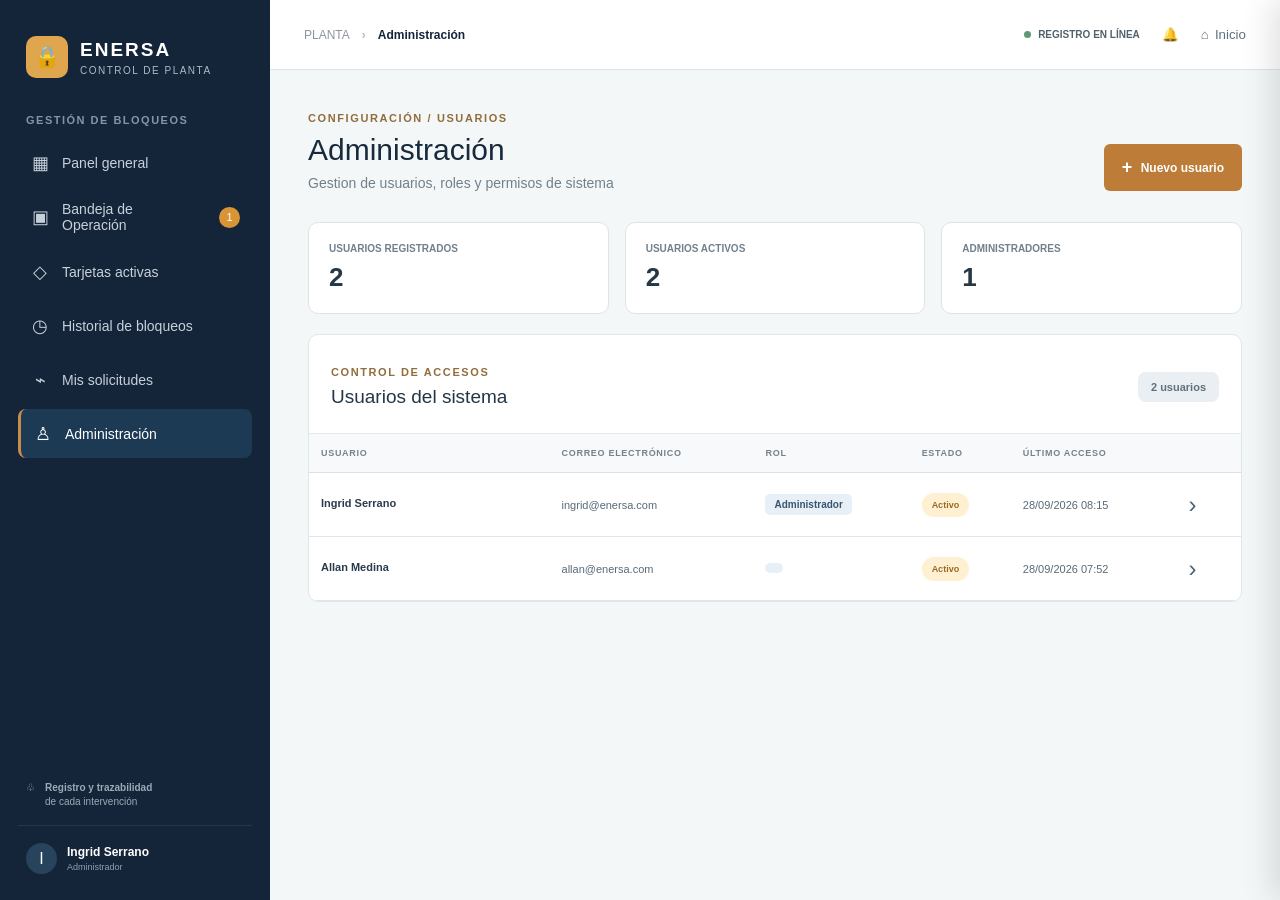
<file: administracion.html>
<!DOCTYPE html>
<html lang="es">
<head>
    <meta charset="UTF-8">
    <meta name="viewport" content="width=device-width, initial-scale=1.0">
    <title>Administración - Control de Planta</title>
    <link rel="stylesheet" href="estilo.css">
</head>
<body>

<div class="app">

    <aside class="sidebar" id="sidebar">

        <div class="brand">
            <div class="brand-icon">🔒</div>
            <div>
                <h2>ENERSA</h2>
                <span>CONTROL DE PLANTA</span>
            </div>
        </div>

        <div class="menu-title">GESTIÓN DE BLOQUEOS</div>

        <nav class="menu">

            <a class="menu-item" href="index.html">
                <span class="menu-icon">▦</span>
                <span>Panel general</span>
            </a>

            <a class="menu-item" href="bandeja-operacion.html">
                <span class="menu-icon">▣</span>
                <span>Bandeja de<br>Operación</span>
                <span class="notification">1</span>
            </a>

            <a class="menu-item" href="tarjetas-activas.html">
                <span class="menu-icon">◇</span>
                <span>Tarjetas activas</span>
            </a>

            <a class="menu-item" href="historial-bloqueos.html">
                <span class="menu-icon">◷</span>
                <span>Historial de bloqueos</span>
            </a>

            <a class="menu-item" href="solicitudes.html">
                <span class="menu-icon">⌁</span>
                <span>Mis solicitudes</span>
            </a>

            <a class="menu-item active" href="administracion.html">
                <span class="menu-icon">♙</span>
                <span>Administración</span>
            </a>

        </nav>

        <div class="sidebar-footer">
            <div class="footer-icon">♧</div>
            <div>
                <strong>Registro y trazabilidad</strong>
                <span>de cada intervención</span>
            </div>
        </div>

        <div class="user-box">
            <div class="avatar">I</div>
            <div>
                <strong>Ingrid Serrano</strong>
                <span>Administrador</span>
            </div>
        </div>

    </aside>

    <main class="main">

        <header class="topbar">

            <button class="mobile-menu" id="mobileMenu">☰</button>

            <div class="breadcrumb">
                <span>PLANTA</span>
                <b>›</b>
                <strong>Administración</strong>
            </div>

            <div class="top-actions">

                <div class="online">
                    <span></span>
                    REGISTRO EN LÍNEA
                </div>

                <button class="top-icon" id="notificationButton" title="Notificaciones">
                🔔
                </button>

                <button class="home-button" onclick="window.location.href='index.html'">
                    ⌂ <span>Inicio</span>
                </button>

            </div>

        </header>

        <section class="content">

            <div class="page-header">

                <div>
                    <div class="eyebrow">CONFIGURACIÓN / USUARIOS</div>
                    <h1>Administración</h1>
                    <p>Gestion de usuarios, roles y permisos de sistema</p>
                </div>

                <button class="new-request" id="newUser">
                    <span>+</span> Nuevo usuario
                </button>

            </div>

            <section class="admin-summary">

                <div class="admin-summary-card">
                    <span>USUARIOS REGISTRADOS</span>
                    <strong id="totalUsers">0</strong>
                </div>

                <div class="admin-summary-card">
                    <span>USUARIOS ACTIVOS</span>
                    <strong id="activeUsers">0</strong>
                </div>

                <div class="admin-summary-card">
                    <span>ADMINISTRADORES</span>
                    <strong id="adminUsers">0</strong>
                </div>

            </section>

            <section class="panel-card">

                <div class="panel-heading"> 

                    <div>
                        <div class="section-label">CONTROL DE ACCESOS</div>
                        <h2>Usuarios del sistema</h2>
                    </div>

                    <div class="active-badge">
                        <span id="userTableCount">0</span> usuarios
                    </div>

                </div>

                <div class="table-wrapper">

                    <table class="blocks-table users-table">

                        <thead>

                            <tr>
                                <th>USUARIO</th>
                                <th>CORREO ELECTRÓNICO</th>
                                <th>ROL</th>
                                <th>ESTADO</th>
                                <th>ÚLTIMO ACCESO</th>
                                <th></th>
                            </tr>

                        </thead>

                        <tbody id="usersTable"></tbody>

                    </table>

                </div>

            </section>

        </section>

    </main>

</div>

<div class="overlay" id="overlay"></div>

<div class="modal" id="userModal">

    <div class="modal-header">

        <div>
            <span>GESTIÓN DE USUARIO</span>
            <h2 id="userModalTitle">Usuario</h2>
        </div>

        <button class="close-modal" id="closeUserModal">×</button>

    </div>

    <div class="modal-body">

        <div class="admin-form">

            <label>
                NOMBRE DEL USUARIO
                <input type="text" id="userName">
            </label>

            <label>
                CORREO ELECTRÓNICO
                <input type="email" id="userEmail">
            </label>

            <label>
                ROL
                <select id="userRole">
                    <option value="Operador">Operador</option>
                    <option value="Solicitante">Solicitante</option>
                    <option value="Administrador">Administrador</option>

                </select>
            </label>

            <label>
                ESTADO
                <select id="userStatus">
                    <option value="Activo">Activo</option>
                    <option value="Inactivo">Inactivo</option>
                </select>
            </label>

            <button class="save-user" id="saveUser">
                Guardar cambios
            </button>

        </div>

    </div>

</div>

<div class="notification-overlay" id="notificationOverlay"></div>

<aside class="notification-panel" id="notificationPanel">

    <button class="notification-close" id="notificationClose">
        ×
    </button>

    <div class="notification-header">

        <h2>
            Notificaciones
        </h2>
        <p>
            Actualizaciones de solicitudes y cierres
        </p>

    </div>

    <div class="notification-list" id="notificationList">

        <div class="no-notifications">
            Sin notificaciones nuevas.
        </div>

    </div>

    <div>

</aside>

<script src="administracion.js"></script>
<script src="notificaciones.js"></script>

</body>
</html>
</file>
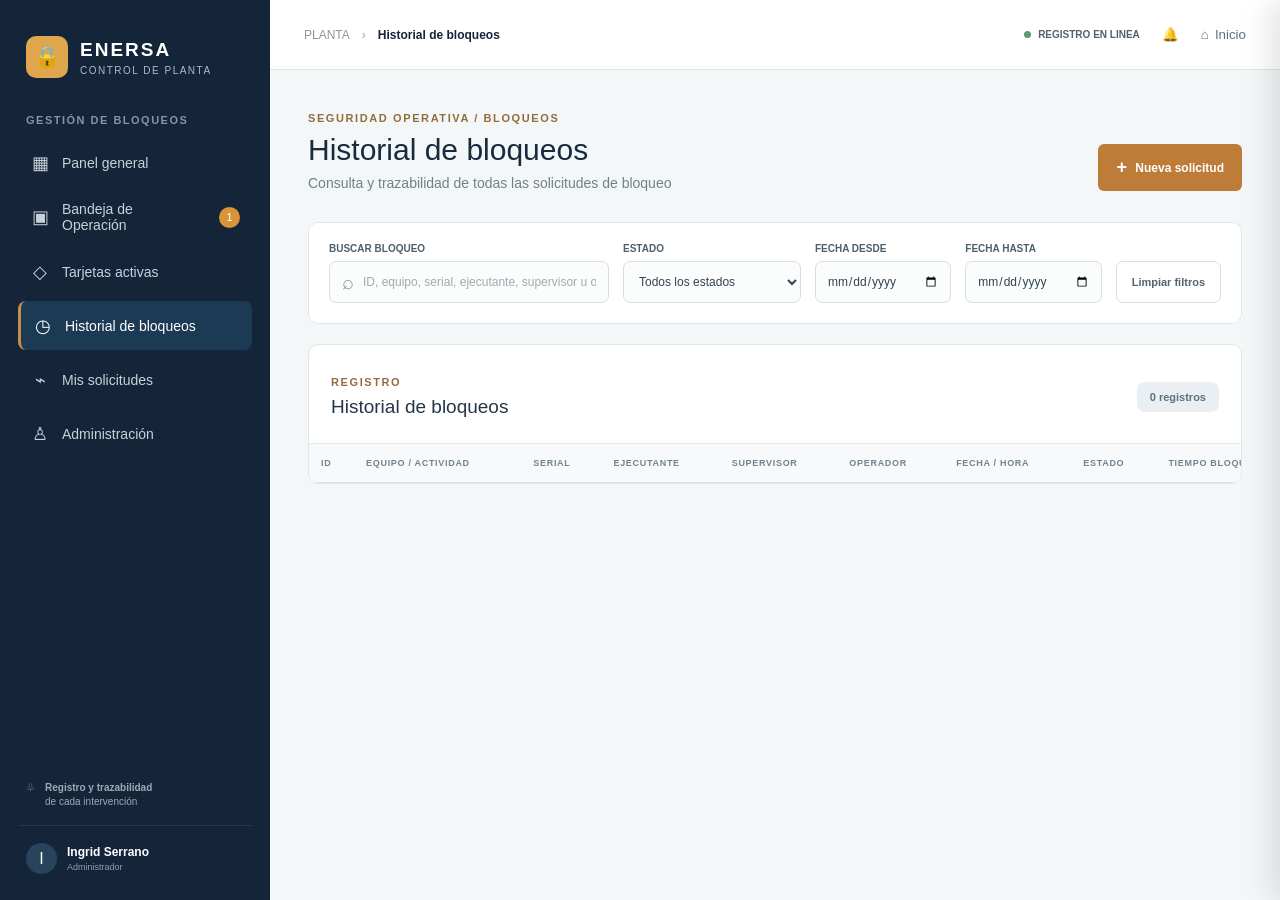
<file: historial-bloqueos.html>
<!DOCTYPE html>
<html lang="es">
<head>
    <meta charset="UTF-8">
    <meta name="viewport" content="width=device-width, initial-scale=1.0">
    <title>Historial de bloqueos - Control de Planta</title>
    <link rel="stylesheet" href="estilo.css">
</head>
<body>

<div class="app">

    <aside class="sidebar" id="sidebar">

        <div class="brand">
            <div class="brand-icon">🔒</div>
            <div>
                <h2>ENERSA</h2>
                <span>CONTROL DE PLANTA</span>
            </div>
        </div>

        <div class="menu-title">GESTIÓN DE BLOQUEOS</div>

        <nav class="menu">

            <a class="menu-item" href="index.html">
                <span class="menu-icon">▦</span>
                <span>Panel general</span>
            </a>

            <a class="menu-item" href="bandeja-operacion.html">
                <span class="menu-icon">▣</span>
                <span>Bandeja de<br>Operación</span>
                <span class="notification">1</span>
            </a>

            <a class="menu-item" href="tarjetas-activas.html">
                <span class="menu-icon">◇</span>
                <span>Tarjetas activas</span>
            </a>

            <a class="menu-item active" href="historial-bloqueos.html">
                <span class="menu-icon">◷</span>
                <span>Historial de bloqueos</span>
            </a>

            <a class="menu-item" href="solicitudes.html">
                <span class="menu-icon">⌁</span>
                <span>Mis solicitudes</span>
            </a>

            <a class="menu-item" href="administracion.html">
                <span class="menu-icon">♙</span>
                <span>Administración</span>
            </a>

        </nav>

        <div class="sidebar-footer">
            <div class="footer-icon">♧</div>
            <div>
                <strong>Registro y trazabilidad</strong>
                <span>de cada intervención</span>
            </div>
        </div>

        <div class="user-box">
            <div class="avatar">I</div>
            <div>
                <strong>Ingrid Serrano</strong>
                <span>Administrador</span>
            </div>
        </div>

    </aside>

    <main class="main">

        <header class="topbar">

            <button class="mobile-menu" id="mobileMenu">☰</button>

            <div class="breadcrumb">
                <span>PLANTA</span>
                <b>›</b>
                <strong>Historial de bloqueos</strong>
            </div>

            <div class="top-actions">

                <div class="online">
                    <span></span>
                    REGISTRO EN LINEA
                </div>

                <button class="top-icon" id="notificationButton" title="Notificaciones">
                    🔔
                </button>

                <button class="home-button" onclick="window.location.href='index.html'">
                    ⌂ <span>Inicio</span>
                </button>

            </div>

        </header>

        <section class="content">

            <div class="page-header">

                <div>
                    <div class="eyebrow">SEGURIDAD OPERATIVA / BLOQUEOS</div>
                    <h1>Historial de bloqueos</h1>
                    <p>Consulta y trazabilidad de todas las solicitudes de bloqueo</p>
                </div>

                <button class="new-request" onclick="window.location.href='nueva-solicitud.html'">
                    <span>+</span> Nueva solicitud
                </button>

            </div>

            <section class="history-filters">

                <div class="history-search">

                    <label for="historySearch">BUSCAR BLOQUEO</label>

                    <div class="search-box">
                        <span>⌕</span>

                        <input
                            type="text"
                            id="historySearch"
                            placeholder="ID, equipo, serial, ejecutante, supervisor u operador"
                        >

                    </div>

                </div>

                <div class="filter-group">

                    <label for="statusFilter">ESTADO</label>

                    <select id="statusFilter">

                        <option value="">
                            Todos los estados
                        </option>

                        <option value="Borrador">
                            Borrador
                        </option>

                        <option value="Pendiente de aprobación">
                            Pendiente de aprobación
                        </option>

                        <option value="Bloqueo activo">
                            Bloqueo activo
                        </option>

                        <option value="Pendiente de cierre">
                            Pendiente de cierre
                        </option>

                        <option value="Terminado">
                            Terminado
                        </option>

                    </select>

                </div>

                <div class="filter-group">

                    <label for="dateFrom">
                        FECHA DESDE
                    </label>

                    <input
                        type="date"
                        id="dateFrom"
                    >

                </div>

                <div class="filter-group">

                    <label for="dateTo">
                        FECHA HASTA
                    </label>

                    <input
                        type="date"
                        id="dateTo"
                    >

                </div>

                <button
                    class="clear-filters"
                    id="clearFilters"
                >
                    Limpiar filtros
                </button>

            </section>

            <section class="panel-card">

                <div class="panel-heading">

                    <div>
                        <div class="section-label">
                            REGISTRO
                        </div>

                        <h2>
                            Historial de bloqueos
                        </h2>
                    </div>

                    <div class="active-badge">
                        <span id="historyCount">0</span>
                        registros
                    </div>

                </div>

                <div class="table-wrapper">

                    <table class="blocks-table history-table">

                        <thead>

                            <tr>
                                <th>ID</th>
                                <th>EQUIPO / ACTIVIDAD</th>
                                <th>SERIAL</th>
                                <th>EJECUTANTE</th>
                                <th>SUPERVISOR</th>
                                <th>OPERADOR</th>
                                <th>FECHA / HORA</th>
                                <th>ESTADO</th>
                                <th>TIEMPO BLOQUEADO</th>
                                <th></th>
                            </tr>

                        </thead>

                        <tbody id="historyTable"></tbody>

                    </table>

                </div>

            </section>

        </section>

    </main>

</div>

<div class="overlay" id="overlay"></div>

<div class="modal" id="detailModal">

    <div class="modal-header">

        <div>
            <span>DETALLE DEL BLOQUEO</span>
            <h2 id="modalTitle">Bloqueo</h2>
        </div>

        <button
            class="close-modal"
            id="closeModal"
        >
            ×
        </button>

    </div>

    <div
        class="modal-body"
        id="modalBody"
    ></div>

</div>

<div
    class="notification-overlay"
    id="notificationOverlay"
></div>

<aside
    class="notification-panel"
    id="notificationPanel"
>

    <button
        class="notification-close"
        id="notificationClose"
    >
        ×
    </button>

    <div class="notification-header">

        <h2>
            Notificaciones
        </h2>

        <p>
            Actualizaciones de solicitudes y cierres
        </p>

    </div>

    <div
        class="notification-list"
        id="notificationList"
    >

        <div class="no-notifications">
            Sin notificaciones nuevas.
        </div>

    </div>

</aside>

<script src="historial.js"></script>
<script src="notificaciones.js"></script>

</body>
</html>
</file>
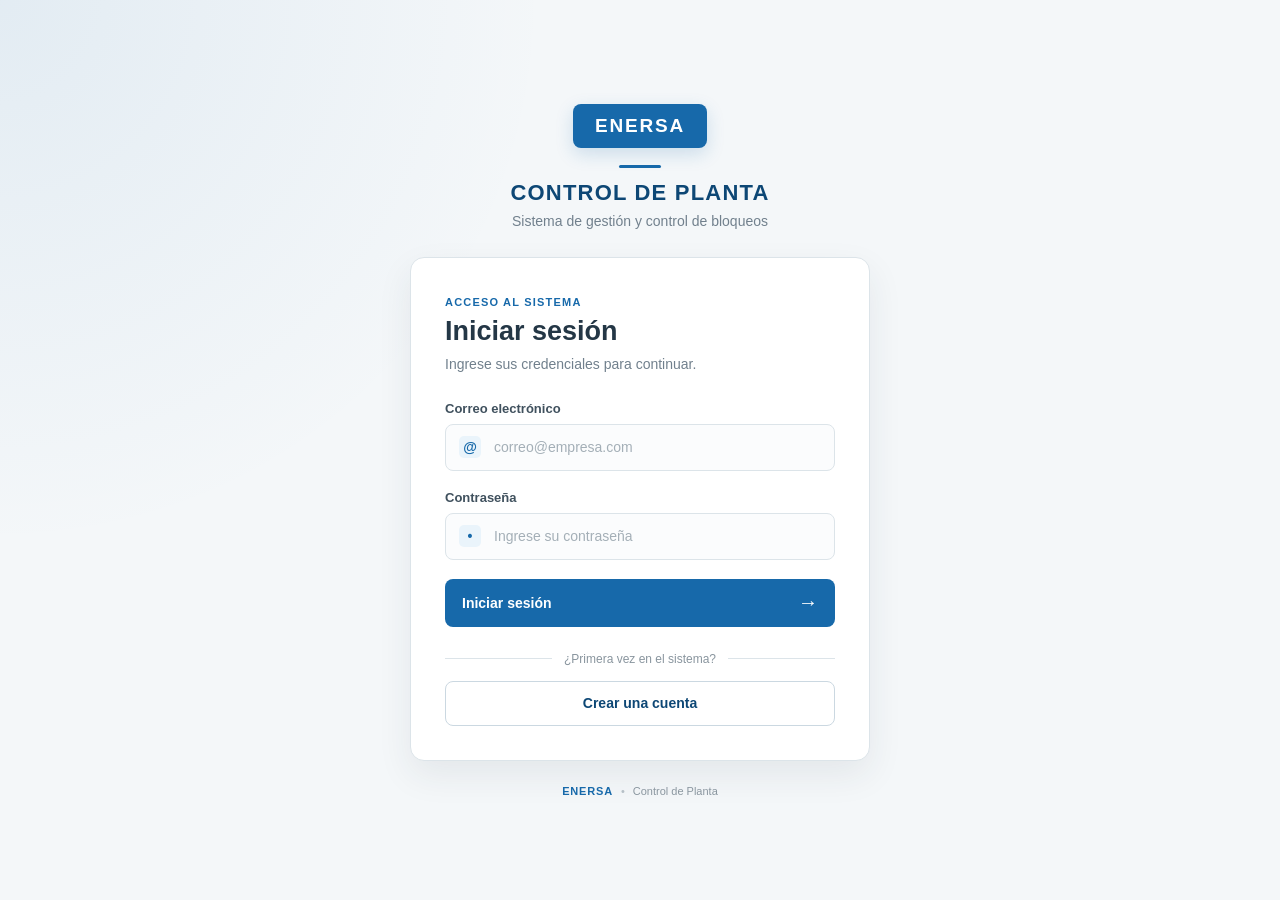
<file: inicio.html>
<!DOCTYPE html>
<html lang="es">
<head>
    <meta charset="UTF-8">
    <meta name="viewport" content="width=device-width, initial-scale=1.0">

    <title>ENERSA - Control de Planta</title>

    <link rel="stylesheet" href="inicio.css">
</head>

<body>

    <main class="login-page">

        <section class="login-wrapper">

            <div class="brand-section">

                <div class="brand-logo">
                    <span>ENERSA</span>
                </div>

                <div class="brand-line"></div>

                <h1>
                    CONTROL DE PLANTA 
                </h1>

                <p>
                    Sistema de gestión y control de bloqueos
                </p>

            </div>


            <div
                class="login-card"
                id="loginCard"
            >

                <div class="card-header">

                    <span class="eyebrow">
                        ACCESO AL SISTEMA
                    </span>

                    <h2>
                        Iniciar sesión
                    </h2>

                    <p>
                        Ingrese sus credenciales para continuar.
                    </p>

                </div>


                <form id="loginForm">

                    <div class="form-group">

                        <label for="loginEmail">
                            Correo electrónico
                        </label>

                        <div class="input-wrapper">

                            <span class="input-icon">
                                @
                            </span>

                            <input
                                type="email"
                                id="loginEmail"
                                name="correo"
                                placeholder="correo@empresa.com"
                                autocomplete="email"
                                required
                            >

                        </div>

                    </div>


                    <div class="form-group">

                        <label for="loginPassword">
                            Contraseña
                        </label>

                        <div class="input-wrapper">

                            <span class="input-icon">
                                •
                            </span>

                            <input
                                type="password"
                                id="loginPassword"
                                name="password"
                                placeholder="Ingrese su contraseña"
                                autocomplete="current-password"
                                required
                            >

                        </div>

                    </div>


                    <button
                        type="submit"
                        class="primary-button"
                    >
                        <span>
                            Iniciar sesión
                        </span>

                        <span class="button-arrow">
                            →
                        </span>
                    </button>

                </form>


                <div class="register-divider">
                    <span>¿Primera vez en el sistema?</span>
                </div>


                <button
                    type="button"
                    id="showRegister"
                    class="secondary-button"
                >
                    Crear una cuenta
                </button>

            </div>


            <div
                class="login-card register-card"
                id="registerCard"
                style="display:none;"
            >

                <div class="card-header">

                    <span class="eyebrow">
                        NUEVO USUARIO
                    </span>

                    <h2>
                        Crear cuenta
                    </h2>

                    <p>
                        Registre sus datos para solicitar acceso al sistema.
                    </p>

                </div>


                <div class="notice">

                    <span class="notice-icon">
                        i
                    </span>

                    <p>
                        Después de registrarse, un administrador
                        deberá aprobar su cuenta y asignarle un rol.
                    </p>

                </div>


                <form id="registerForm">

                    <div class="form-group">

                        <label for="registerEmail">
                            Correo electrónico
                        </label>

                        <div class="input-wrapper">

                            <span class="input-icon">
                                @
                            </span>

                            <input
                                type="email"
                                id="registerEmail"
                                name="correo"
                                placeholder="correo@empresa.com"
                                autocomplete="email"
                                required
                            >

                        </div>

                    </div>


                    <div class="form-group">

                        <label for="registerUsername">
                            Nombre de usuario
                        </label>

                        <div class="input-wrapper">

                            <span class="input-icon">
                                U
                            </span>

                            <input
                                type="text"
                                id="registerUsername"
                                name="usuario"
                                placeholder="Nombre de usuario"
                                autocomplete="username"
                                required
                            >

                        </div>

                    </div>


                    <div class="form-group">

                        <label for="registerPassword">
                            Contraseña
                        </label>

                        <div class="input-wrapper">

                            <span class="input-icon">
                                •
                            </span>

                            <input
                                type="password"
                                id="registerPassword"
                                name="password"
                                placeholder="Ingrese una contraseña"
                                autocomplete="new-password"
                                required
                            >

                        </div>

                    </div>


                    <div class="form-group">

                        <label for="registerPasswordConfirm">
                            Confirmar contraseña
                        </label>

                        <div class="input-wrapper">

                            <span class="input-icon">
                                •
                            </span>

                            <input
                                type="password"
                                id="registerPasswordConfirm"
                                name="password_confirm"
                                placeholder="Repita la contraseña"
                                autocomplete="new-password"
                                required
                            >

                        </div>

                    </div>


                    <button
                        type="submit"
                        class="primary-button"
                    >
                        <span>
                            Solicitar registro
                        </span>

                        <span class="button-arrow">
                            →
                        </span>
                    </button>

                </form>


                <div class="register-divider">
                    <span>¿Ya tiene una cuenta?</span>
                </div>


                <button
                    type="button"
                    id="showLogin"
                    class="secondary-button"
                >
                    Volver a iniciar sesión
                </button>

            </div>


            <footer class="login-footer">

                <span>
                    ENERSA
                </span>

                <span class="footer-dot">
                    •
                </span>

                <span>
                    Control de Planta
                </span>

            </footer>

        </section>

    </main>


    <script src="inicio.js"></script>

</body>
</html>
</file>
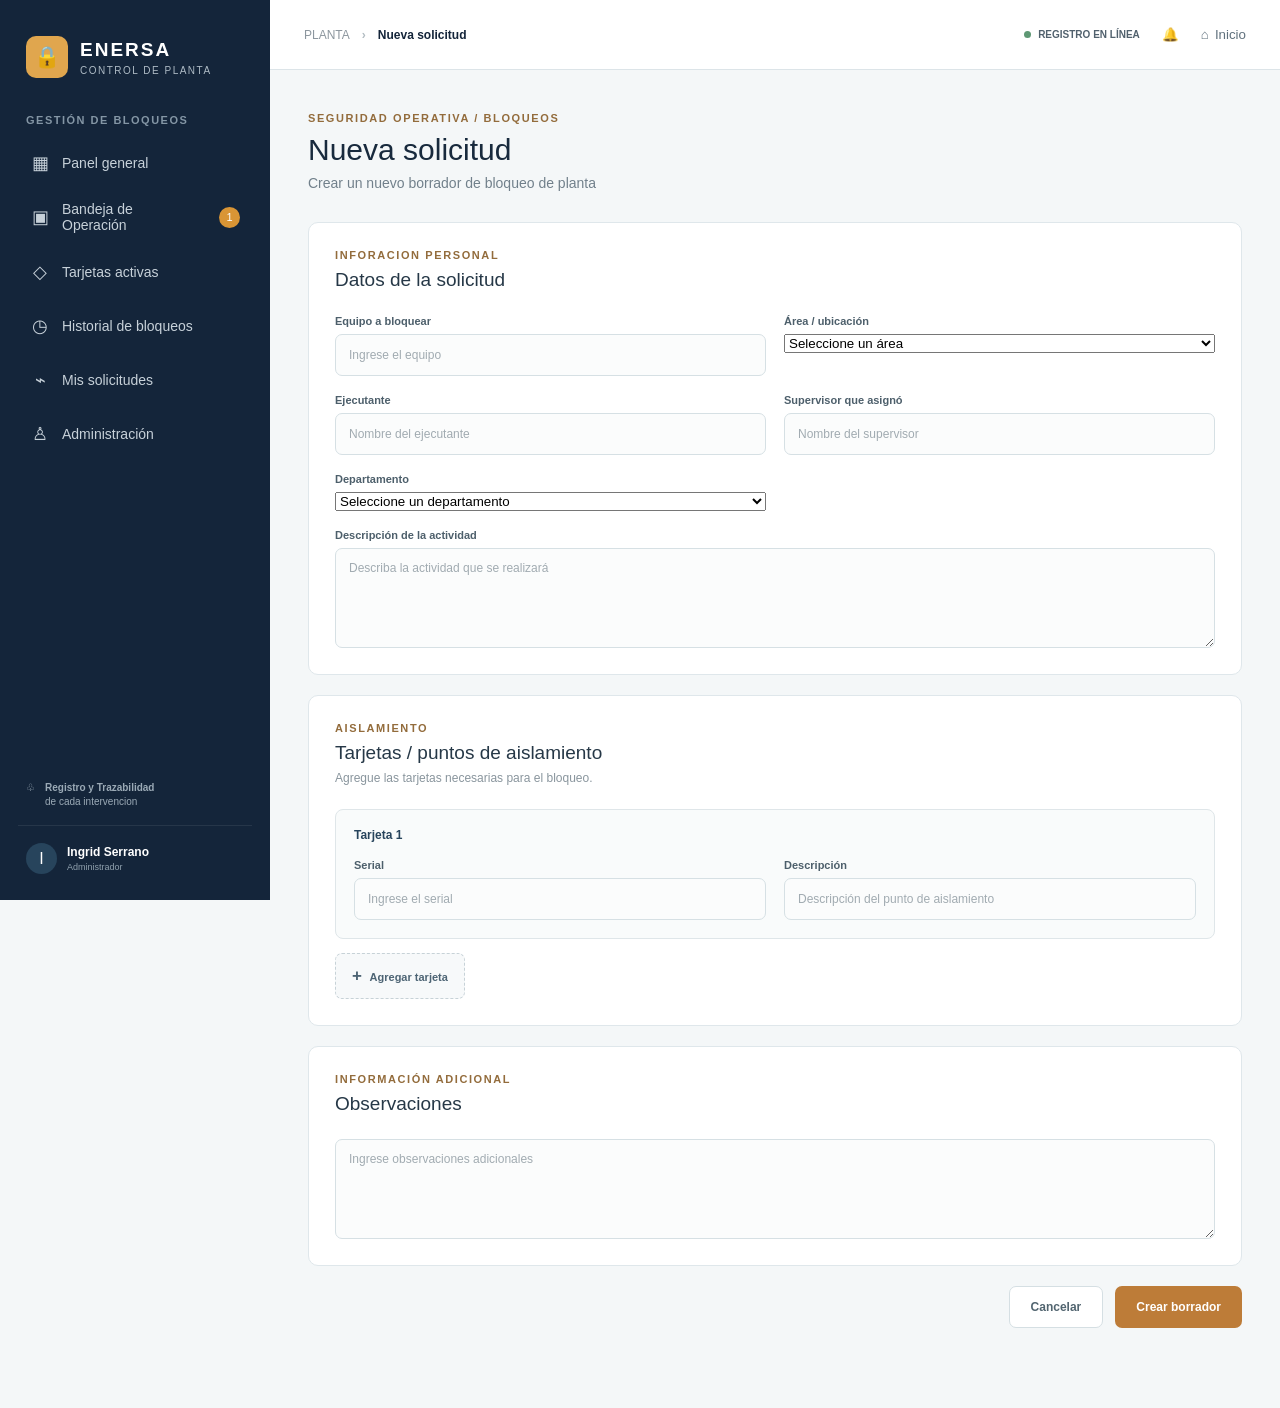
<file: nueva-solicitud.html>
<!DOCTYPE html>
<html lang="es">
<head>
    <meta charset="UTF-8">
    <meta name="viewport" content="width=device-width, initial-scale=1.0">
    <title>Nueva solicitud - Control de Planta</title>
    <link rel="stylesheet" href="estilo.css">
</head>
<body>

<div class="app">

    <aside class="sidebar" id="sidebar">

        <div class="brand">
            <div class="brand-icon">🔒</div>
            <div>
                <h2>ENERSA</h2>
                <span>CONTROL DE PLANTA</span>
            </div>
        </div>

        <div class="menu-title">GESTIÓN DE BLOQUEOS</div>

        <nav class="menu">

            <a class="menu-item" href="index.html">
                <span class="menu-icon">▦</span>
                <span>Panel general </span>
            </a>

            <a class="menu-item" href="bandeja-operacion.html">
                <span class="menu-icon">▣</span>
                <span> Bandeja de<br>Operación</span>
                <span class="notification">1</span>
            </a>

            <a class="menu-item" href="tarjetas-activas.html">
                <span class="menu-icon">◇</span>
                <span> Tarjetas activas</span>
            </a>

            <a class="menu-item" href="historial-bloqueos.html">
                <span class="menu-icon">◷</span>
                <span>Historial de bloqueos</span>
            </a>

            <a class="menu-item" href="solicitudes.html">
                <span class="menu-icon">⌁</span>
                <span>Mis solicitudes</span>
            </a>

            <a class="menu-item" href="administracion.html">
                <span class="menu-icon">♙</span>
                <span>Administración</span>
            </a>

        </nav>

        <div class="sidebar-footer">
            <div class="footer-icon">♧</div>
            <div>
                <strong>Registro y Trazabilidad</strong>
                <span>de cada intervencion</span>
            </div>
        </div>

        <div class="user-box">
            <div class="avatar">I</div>
            <div>
                <strong>Ingrid Serrano</strong>
                <span>Administrador</span>
            </div>
        </div>

    </aside>

    <main class="main">

        <header class="topbar">

            <button class="mobile-menu" id="mobileMenu">☰</button>

            <div class="breadcrumb">
                <span>PLANTA</span>
                <b>›</b>
                <strong>Nueva solicitud</strong>
            </div>

            <div class="top-actions">

                <div class="online">
                    <span></span>
                    REGISTRO EN LÍNEA
                </div>

                <button class="top-icon" id="notificationButton" title="Notificaciones">
                    🔔
                </button>

                <button class="home-button" onclick="window.location.href='index.html'">
                    ⌂ <span>Inicio</span>
                </button>

            </div>

        </header>

        <section class="content">

            <div class="page-header">

                <div>
                    <div class="eyebrow">SEGURIDAD OPERATIVA / BLOQUEOS</div>
                    <h1>Nueva solicitud</h1>
                    <p>Crear un nuevo borrador de bloqueo de planta</p>
                </div>

            </div>

            <form class="request-form" id="requestForm">

                <section class="form-card">

                    <div class="form-card-heading">
                        <div>
                            <div class="section-label">INFORACION PERSONAL</div>
                            <h2>Datos de la solicitud</h2>
                        </div>
                    </div>

                    <div class="form-grid">

                        <div class="form-group">
                            <label for="equipment">Equipo a bloquear</label>
                            <input
                                type="text"
                                id="equipment"
                                name="equipment"
                                placeholder="Ingrese el equipo"
                            >
                        </div>

                        <div class="form-group">
                            <label for="location">Área / ubicación</label>

                            <select id="location" name="location">
                                <option value="">Seleccione un área</option>
                                <option value="Almacén">Almacén</option>
                                <option value="Área de calderas">Área de calderas</option>
                                <option value="Área de radiadores">Área de radiadores</option>
                                <option value="Área Filtros de admisión">Área Filtros de admisión</option>
                                <option value="Área pila 1">Área pila 1</option>
                                <option value="Área Veolia">Área Veolia</option>
                                <option value="Casa de bombas">Casa de bombas</option>
                                <option value="Cubeto">Cubeto</option>
                                <option value="Edificio administrativo">Edificio administrativo</option>
                                <option value="Otra (especificar)">Otra (especificar)</option>
                                <option value="Patio de tanques">Patio de tanques</option>
                                <option value="Rack de descarga">Rack de descarga</option>
                                <option value="Sala de máquinas">Sala de máquinas</option>
                                <option value="Sala de máquinas cogeneración">Sala de máquinas cogeneración</option>
                                <option value="Subestación">Subestación</option>
                                <option value="Talleres">Talleres</option>
                            </select>

                        </div>

                        <div class="form-group">
                            <label for="executor">Ejecutante</label>
                            <input
                                type="text"
                                id="executor"
                                name="executor"
                                placeholder="Nombre del ejecutante"
                            >
                        </div>

                        <div class="form-group">
                            <label for="supervisor">Supervisor que asignó</label>
                            <input
                                type="text"
                                id="supervisor"
                                name="supervisor"
                                placeholder="Nombre del supervisor"
                            >
                        </div>

                        <div class="form-group">
                            <label for="department">Departamento</label>

                            <select id="department" name="department">
                                <option value="">Seleccione un departamento</option>
                                <option value="Almacén">Almacén</option>
                                <option value="Ambiente">Ambiente</option>
                                <option value="Calidad">Calidad</option>
                                <option value="Eléctrico">Eléctrico</option>
                                <option value="Eléctrico Cog">Eléctrico Cog</option>
                                <option value="Mecánico">Mecánico</option>
                                <option value="Mecánico Cog">Mecánico Cog</option>
                                <option value="Operación">Operación</option>
                                <option value="Operación Cog">Operación Cog</option>
                            </select>

                        </div>

                        <div class="form-group full">
                            <label for="description">Descripción de la actividad</label>

                            <textarea
                                id="description"
                                name="description"
                                rows="4"
                                placeholder="Describa la actividad que se realizará"
                            ></textarea>

                        </div>

                    </div>

                </section>

                <section class="form-card">

                    <div class="form-card-heading">

                        <div>
                            <div class="section-label">AISLAMIENTO</div>
                            <h2>Tarjetas / puntos de aislamiento</h2>
                            <p>Agregue las tarjetas necesarias para el bloqueo.</p>
                        </div>

                    </div>

                    <div id="cardsContainer">

                        <div class="isolation-card">

                            <div class="isolation-header">
                                <strong>Tarjeta 1</strong>
                            </div>

                            <div class="form-grid">

                                <div class="form-group">
                                    <label>Serial</label>

                                    <input
                                        type="text"
                                        name="serial[]"
                                        placeholder="Ingrese el serial"
                                    >
                                </div>

                                <div class="form-group">
                                    <label>Descripción</label>

                                    <input
                                        type="text"
                                        name="cardDescription[]"
                                        placeholder="Descripción del punto de aislamiento"
                                    >
                                </div>

                            </div>

                        </div>

                    </div>

                    <button type="button" class="add-card-button" id="addCard">
                        <span>+</span>
                        Agregar tarjeta
                    </button>

                </section>

                <section class="form-card">

                    <div class="form-card-heading">

                        <div>
                            <div class="section-label">INFORMACIÓN ADICIONAL</div>
                            <h2>Observaciones</h2>
                        </div>

                    </div>

                    <div class="form-group">

                        <textarea
                            id="observations"
                            name="observations"
                            rows="5"
                            placeholder="Ingrese observaciones adicionales"
                        ></textarea>

                    </div>

                </section>

                <div class="form-actions">

                    <button
                        type="button"
                        class="cancel-button"
                        onclick="window.location.href='index.html'"
                    >
                        Cancelar
                    </button>

                    <button
                        type="submit"
                        class="draft-button"
                    >
                        Crear borrador
                    </button>

                </div>

            </form>

        </section>

    </main>

</div>

<script src="nueva-solicitud.js"></script>

</body>
</html>
</file>
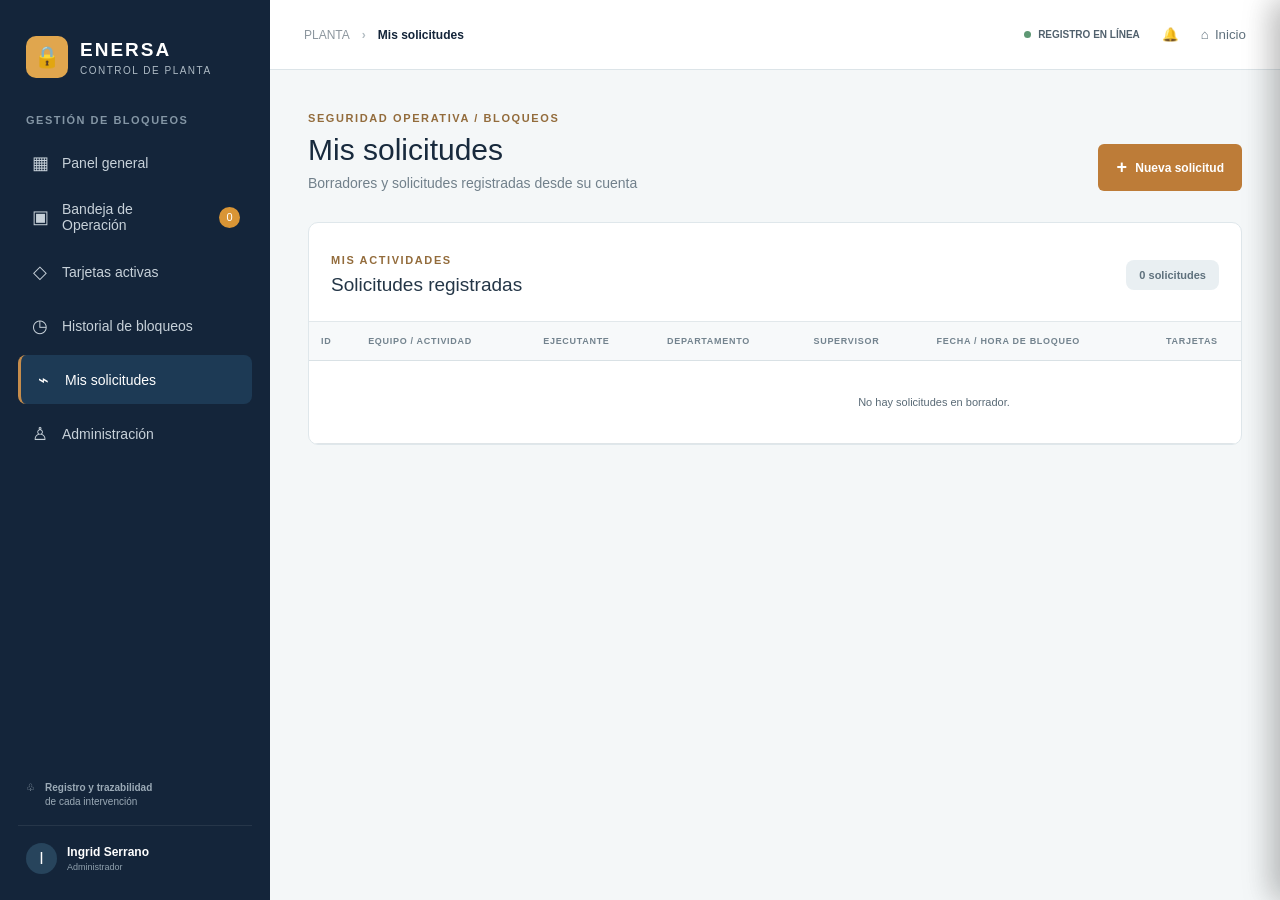
<file: solicitudes.html>
<!DOCTYPE html>
<html lang="es">
<head>
    <meta charset="UTF-8">
    <meta name="viewport" content="width=device-width, initial-scale=1.0">
    <title>Mis solicitudes - Control de Planta</title>
    <link rel="stylesheet" href="estilo.css">
    <style>
        .request-drawer {
            position: fixed;
            top: 0;
            right: 0;
            width: min(680px, 92vw);
            height: 100vh;
            background: #f7fafc;
            z-index: 1001;
            transform: translateX(100%);
            transition: transform .3s ease;
            overflow-y: auto;
            box-shadow: -8px 0 30px rgba(0,0,0,.18);
        }

        .request-drawer.show {
            transform: translateX(0);
        }

        .drawer-header {
            padding: 25px 28px 20px;
            background: #f7fafc;
            border-bottom: 1px solid #dce4e9;
            display: flex;
            justify-content: space-between;
            align-items: flex-start;
            gap: 20px;
        }

        .drawer-header span {
            display: block;
            font-size: 13px;
            color: #71818c;
            margin-bottom: 7px;
        }

        .drawer-header h2 {
            margin: 0;
            font-size: 24px;
            color: #163d52;
        }

        .drawer-close {
            border: 0;
            background: transparent;
            font-size: 28px;
            color: #71818c;
            cursor: pointer;
        }

        .drawer-content {
            padding: 20px 28px 35px;
        }

        .equipment-card {
            background: #173f53;
            color: white;
            border-radius: 4px;
            padding: 20px;
            margin-bottom: 24px;
        }

        .equipment-card h3 {
            margin: 0 0 8px;
            font-size: 22px;
        }

        .equipment-card p {
            margin: 0;
            opacity: .9;
        }

        .request-info-grid {
            display: grid;
            grid-template-columns: 1fr 1fr;
            gap: 22px 35px;
            padding-bottom: 25px;
            border-bottom: 1px solid #dce4e9;
        }

        .info-item span {
            display: block;
            color: #82919a;
            font-size: 12px;
            margin-bottom: 7px;
        }

        .info-item strong {
            display: block;
            color: #254456;
            font-size: 14px;
        }

        .cards-section {
            margin-top: 22px;
            border: 1px solid #ecd9b5;
            background: #fffaf1;
            border-radius: 8px;
            padding: 15px;
        }

        .cards-header {
            display: flex;
            justify-content: space-between;
            align-items: center;
            margin-bottom: 12px;
            color: #385465;
        }

        .cards-header strong {
            font-size: 16px;
        }

        .cards-count {
            background: #fff0d2;
            color: #ad7110;
            padding: 7px 12px;
            border-radius: 5px;
            font-weight: bold;
        }

        .card-row {
            background: white;
            border: 1px solid #e7d9c1;
            border-radius: 6px;
            padding: 13px;
            display: grid;
            grid-template-columns: 110px 1fr auto;
            gap: 15px;
            margin-top: 8px;
            align-items: center;
        }

        .card-row strong {
            color: #254456;
        }

        .card-status {
            color: #a06b13;
            font-size: 12px;
            font-weight: bold;
        }

        .timeline-section {
            margin-top: 24px;
        }

        .timeline-title {
            color: #315365;
            font-size: 16px;
            margin-bottom: 18px;
        }

        .timeline-item {
            position: relative;
            padding-left: 28px;
            border-left: 2px solid #d8e0e4;
            padding-bottom: 18px;
        }

        .timeline-item::before {
            content: "";
            position: absolute;
            left: -7px;
            top: 0;
            width: 11px;
            height: 11px;
            border-radius: 50%;
            background: #e1a22d;
            border: 2px solid white;
            box-shadow: 0 0 0 1px #e1a22d;
        }

        .timeline-item strong {
            display: block;
            color: #294b5d;
            margin-bottom: 6px;
        }

        .timeline-item small {
            display: block;
            color: #81909a;
            margin-bottom: 5px;
        }

        .timeline-item span {
            color: #617581;
            font-size: 13px;
        }

        .drawer-actions {
            margin-top: 10px;
            padding: 20px;
            border: 1px solid #d8e4e9;
            border-radius: 8px;
            background: #f5fafc;
            display: flex;
            gap: 12px;
            flex-wrap: wrap;
        }

        .drawer-edit {
            border: 1px solid #c9d7de;
            background: #edf3f6;
            color: #29495a;
            padding: 11px 18px;
            border-radius: 6px;
            cursor: pointer;
        }

        .drawer-send {
            border: 0;
            background: #173f53;
            color: white;
            padding: 11px 18px;
            border-radius: 6px;
            cursor: pointer;
        }

        .drawer-send:hover {
            background: #24556d;
        }

        .empty-cards {
            color: #788993;
            font-size: 13px;
            padding: 10px 0;
        }

        @media (max-width: 650px) {
            .request-info-grid {
                grid-template-columns: 1fr;
                gap: 17px;
            }

            .drawer-content {
                padding: 18px;
            }

            .drawer-header {
                padding: 20px 18px;
            }

            .card-row {
                grid-template-columns: 1fr;
                gap: 5px;
            }
        }
    </style>
</head>
<body>

<div class="app">

    <aside class="sidebar" id="sidebar">

        <div class="brand">
            <div class="brand-icon">🔒</div>
            <div>
                <h2>ENERSA</h2>
                <span>CONTROL DE PLANTA</span>
            </div>
        </div>

        <div class="menu-title">GESTIÓN DE BLOQUEOS</div>

        <nav class="menu">

            <a class="menu-item" href="index.html">
                <span class="menu-icon">▦</span>
                <span>Panel general</span>
            </a>

            <a class="menu-item" href="bandeja-operacion.html">
                <span class="menu-icon">▣</span>
                <span>Bandeja de<br>Operación</span>
                <span class="notification" id="operationBadge">0</span>
            </a>

            <a class="menu-item" href="tarjetas-activas.html">
                <span class="menu-icon">◇</span>
                <span>Tarjetas activas</span>
            </a>

            <a class="menu-item" href="historial-bloqueos.html">
                <span class="menu-icon">◷</span>
                <span>Historial de bloqueos</span>
            </a>

            <a class="menu-item active" href="solicitudes.html">
                <span class="menu-icon">⌁</span>
                <span>Mis solicitudes</span>
            </a>

            <a class="menu-item" href="administracion.html">
                <span class="menu-icon">♙</span>
                <span>Administración</span>
            </a>

        </nav>

        <div class="sidebar-footer">
            <div class="footer-icon">♧</div>
            <div>
                <strong>Registro y trazabilidad</strong>
                <span>de cada intervención</span>
            </div>
        </div>

        <div class="user-box">
            <div class="avatar">I</div>
            <div>
                <strong>Ingrid Serrano</strong>
                <span>Administrador</span>
            </div>
        </div>

    </aside>

    <main class="main">

        <header class="topbar">

            <button class="mobile-menu" id="mobileMenu">☰</button>

            <div class="breadcrumb">
                <span>PLANTA</span>
                <b>›</b>
                <strong>Mis solicitudes</strong>
            </div>

            <div class="top-actions">

                <div class="online">
                    <span></span>
                    REGISTRO EN LÍNEA
                </div>

                <button class="top-icon" id="notificationButton" title="Notificaciones">
                    🔔
                </button>

                <button class="home-button" onclick="window.location.href='index.html'">
                    ⌂ <span>Inicio</span>
                </button>

            </div>

        </header>

        <section class="content">

            <div class="page-header">

                <div>
                    <div class="eyebrow">SEGURIDAD OPERATIVA / BLOQUEOS</div>
                    <h1>Mis solicitudes</h1>
                    <p>Borradores y solicitudes registradas desde su cuenta</p>
                </div>

                <button class="new-request" onclick="window.location.href='nueva-solicitud.html'">
                    <span>+</span> Nueva solicitud
                </button>

            </div>

            <section class="panel-card">

                <div class="panel-heading">

                    <div>
                        <div class="section-label">MIS ACTIVIDADES</div>
                        <h2>Solicitudes registradas</h2>
                    </div>

                    <div class="active-badge">
                        <span id="requestCount">0</span> solicitudes
                    </div>

                </div>

                <div class="table-wrapper">

                    <table class="blocks-table requests-table">

                        <thead>
                            <tr>
                                <th>ID</th>
                                <th>EQUIPO / ACTIVIDAD</th>
                                <th>EJECUTANTE</th>
                                <th>DEPARTAMENTO</th>
                                <th>SUPERVISOR</th>
                                <th>FECHA / HORA DE BLOQUEO</th>
                                <th>TARJETAS</th>
                                <th>ESTADO</th>
                                <th>TIEMPO BLOQUEADO</th>
                                <th></th>
                            </tr>
                        </thead>

                        <tbody id="requestsTable"></tbody>

                    </table>

                </div>

            </section>

        </section>

    </main>

</div>

<div class="overlay" id="overlay"></div>

<aside class="request-drawer" id="detailModal">

    <div class="drawer-header">

        <div>
            <span>REGISTRO COMPLETO DE AISLAMIENTO Y VALIDACIONES</span>
            <h2 id="modalTitle">BLQ-2026-0000 — Borrador</h2>
        </div>

        <button class="drawer-close" id="closeModal">×</button>

    </div>

    <div class="drawer-content" id="modalBody"></div>

</aside>

<div class="notification-overlay" id="notificationOverlay"></div>

<aside class="notification-panel" id="notificationPanel">

    <button class="notification-close" id="notificationClose">
        ×
    </button>

    <div class="notification-header">
        <h2>Notificaciones</h2>
        <p>Actualizaciones de solicitudes y cierres</p>
    </div>

    <div class="notification-list" id="notificationList">
        <div class="no-notifications">
            Sin notificaciones nuevas.
        </div>
    </div>

</aside>

<script src="soli-scrip.js"></script>
<script src="notificaciones.js"></script>

</body>
</html>
</file>
<file: estilo.css>
* {
    box-sizing: border-box;
    margin: 0;
    padding: 0;
}

:root {
    --navy: #14253a;
    --navy-light: #1d3852;
    --gold: #b68143;
    --gold-light: #fff0d2;
    --background: #f4f7f8;
    --card: #ffffff;
    --text: #263746;
    --muted: #71808b;
    --border: #dce4e8;
    --purple: #766493;
    --purple-light: #eee7fa;
    --green: #708d78;
    --green-light: #e9f1eb;
    --blue-light: #e8f0f7;
}

html {
    background: var(--background);
}

body {
    font-family: Arial, Helvetica, sans-serif;
    background: var(--background);
    color: var(--text);
    min-height: 100vh;
    opacity: 1;
    transition: opacity .18s ease;
}

body.page-enter {
    opacity: 0;
}

body.page-ready {
    opacity: 1;
}

body.page-exit {
    opacity: 0;
}

button,
a {
    font-family: inherit;
}

.app {
    display: flex;
    min-height: 100vh;
}

.sidebar {
    width: 270px;
    min-width: 270px;
    background: var(--navy);
    color: #fff;
    padding: 28px 18px 22px;
    display: flex;
    flex-direction: column;
    position: fixed;
    left: 0;
    top: 0;
    bottom: 0;
    z-index: 100;
}

.brand {
    display: flex;
    align-items: center;
    gap: 12px;
    padding: 8px 8px 36px;
}

.brand-icon {
    width: 42px;
    height: 42px;
    border-radius: 10px;
    background: #e0a64e;
    color: var(--navy);
    display: grid;
    place-items: center;
    font-size: 21px;
}

.brand h2 {
    font-size: 19px;
    letter-spacing: 2px;
}

.brand span {
    display: block;
    font-size: 10px;
    color: #aebbc5;
    letter-spacing: 1.5px;
    margin-top: 4px;
}

.menu-title {
    color: #8496a5;
    font-size: 11px;
    font-weight: bold;
    letter-spacing: 1.5px;
    margin: 0 8px 12px;
}

.menu {
    display: flex;
    flex-direction: column;
    gap: 5px;
}

.menu-item {
    width: 100%;
    min-height: 49px;
    border: 0;
    background: transparent;
    color: #c7d1d9;
    border-radius: 8px;
    display: flex;
    align-items: center;
    gap: 12px;
    padding: 9px 12px;
    text-align: left;
    cursor: pointer;
    font-size: 14px;
    position: relative;
    text-decoration: none;
}

.menu-item:hover {
    background: rgba(255,255,255,.06);
}

.menu-item:visited {
    color: #c7d1d9;
}

.menu-item.active {
    background: #1d3a55;
    color: #fff;
    border-left: 3px solid #c68d4c;
}

.menu-item.active:visited {
    color: #fff;
}

.menu-icon {
    width: 20px;
    text-align: center;
    font-size: 18px;
}

.notification {
    margin-left: auto;
    background: #d99535;
    color: #fff;
    width: 21px;
    height: 21px;
    border-radius: 50%;
    display: grid;
    place-items: center;
    font-size: 11px;
}

.sidebar-footer {
    margin-top: auto;
    display: flex;
    gap: 10px;
    color: #9baab6;
    padding: 18px 8px;
    font-size: 10px;
    border-bottom: 1px solid rgba(255,255,255,.08);
}

.sidebar-footer strong,
.sidebar-footer span {
    display: block;
}

.sidebar-footer strong {
    font-size: 10px;
    margin-bottom: 3px;
}

.user-box {
    display: flex;
    align-items: center;
    gap: 10px;
    padding: 17px 8px 4px;
}

.avatar {
    width: 31px;
    height: 31px;
    border-radius: 50%;
    background: #27445c;
    display: grid;
    place-items: center;
    color: #fff;
}

.user-box strong,
.user-box span {
    display: block;
}

.user-box strong {
    font-size: 12px;
}

.user-box span {
    color: #8fa0ad;
    font-size: 9px;
    margin-top: 3px;
}

.main {
    margin-left: 270px;
    width: calc(100% - 270px);
    min-width: 0;
}

.topbar {
    height: 70px;
    background: #fff;
    border-bottom: 1px solid var(--border);
    display: flex;
    align-items: center;
    justify-content: space-between;
    padding: 0 34px;
}

.breadcrumb {
    display: flex;
    align-items: center;
    gap: 12px;
    font-size: 12px;
}

.breadcrumb span {
    color: #8c969e;
}

.breadcrumb b {
    color: #b2bcc2;
}

.breadcrumb strong {
    color: var(--navy);
}

.top-actions {
    display: flex;
    align-items: center;
    gap: 22px;
}

.online {
    font-size: 10px;
    font-weight: bold;
    color: #51616d;
    display: flex;
    align-items: center;
    gap: 7px;
}

.online span {
    width: 7px;
    height: 7px;
    background: #5e9874;
    border-radius: 50%;
}

.top-icon,
.home-button {
    border: 0;
    background: transparent;
    color: #60717d;
    cursor: pointer;
}

.home-button {
    display: flex;
    align-items: center;
    gap: 6px;
}

.content {
    max-width: 1250px;
    margin: 0 auto;
    padding: 42px 38px 60px;
}

.page-header {
    display: flex;
    justify-content: space-between;
    align-items: flex-end;
    gap: 25px;
    margin-bottom: 31px;
}

.eyebrow,
.section-label {
    color: #936c3c;
    font-size: 11px;
    font-weight: bold;
    letter-spacing: 1.6px;
}

.page-header h1 {
    color: #182a3d;
    font-size: 30px;
    font-weight: 500;
    margin-top: 9px;
}

.page-header p {
    color: #71808b;
    font-size: 14px;
    margin-top: 8px;
}

.new-request {
    border: 0;
    background: #bd7c38;
    color: #fff;
    border-radius: 6px;
    padding: 13px 18px;
    font-size: 12px;
    font-weight: bold;
    cursor: pointer;
    white-space: nowrap;
}

.new-request:hover {
    background: #a96b2d;
}

.new-request span {
    font-size: 18px;
    vertical-align: -1px;
    margin-right: 5px;
}

.stats {
    display: grid;
    grid-template-columns: repeat(4, 1fr);
    gap: 15px;
    margin-bottom: 27px;
}

.stat-card {
    background: var(--card);
    border: 1px solid #e3e9ec;
    border-radius: 10px;
    padding: 20px 20px 17px;
    min-height: 135px;
}

.stat-top {
    display: flex;
    justify-content: space-between;
    align-items: flex-start;
    min-height: 31px;
}

.stat-top > span {
    color: #687985;
    font-size: 10px;
    line-height: 1.35;
    font-weight: bold;
    letter-spacing: .8px;
}

.stat-card > strong {
    display: block;
    color: #17283a;
    font-size: 31px;
    font-weight: 600;
    margin-top: 8px;
}

.stat-card p {
    color: #7c8992;
    font-size: 10px;
    margin-top: 3px;
}

.stat-icon {
    width: 30px;
    height: 30px;
    border-radius: 8px;
    display: grid;
    place-items: center;
    font-size: 15px;
}

.stat-icon.lock {
    background: #f8eadb;
    color: #a9763c;
}

.stat-icon.blue {
    background: var(--blue-light);
    color: #647f9a;
}

.stat-icon.purple {
    background: var(--purple-light);
    color: var(--purple);
}

.stat-icon.green {
    background: var(--green-light);
    color: var(--green);
}

.panel-card {
    background: var(--card);
    border: 1px solid #dfe7eb;
    border-radius: 10px;
    overflow: hidden;
}

.panel-heading {
    min-height: 98px;
    padding: 27px 22px 21px;
    display: flex;
    justify-content: space-between;
    align-items: center;
}

.panel-heading h2 {
    font-size: 19px;
    font-weight: 500;
    color: #243647;
    margin-top: 8px;
}

.active-badge {
    background: #e9eff2;
    color: #5f717d;
    padding: 9px 13px;
    border-radius: 8px;
    font-size: 11px;
    font-weight: bold;
}

.table-wrapper {
    width: 100%;
    overflow-x: auto;
    -webkit-overflow-scrolling: touch;
}

.blocks-table {
    width: 100%;
    min-width: 1050px;
    border-collapse: collapse;
    table-layout: auto;
}

.blocks-table th {
    background: #f7f9fa;
    color: #73838e;
    font-size: 9px;
    letter-spacing: .7px;
    font-weight: bold;
    text-align: left;
    padding: 14px 12px;
    border-top: 1px solid #e2e8eb;
    border-bottom: 1px solid #d9e1e5;
    white-space: nowrap;
}

.blocks-table td {
    padding: 17px 12px;
    font-size: 11px;
    border-bottom: 1px solid #dfe5e8;
    color: #596a76;
    vertical-align: middle;
}

.blocks-table tbody tr:hover {
    background: #f8fafb;
}

.id-cell {
    color: #27445c !important;
    font-weight: bold;
    white-space: nowrap;
}

.equipment strong {
    display: block;
    color: #2a3b4c;
    font-size: 11px;
    margin-bottom: 4px;
}

.equipment span {
    color: #8a969e;
    font-size: 9px;
}

.status {
    display: inline-flex;
    align-items: center;
    white-space: nowrap;
    padding: 7px 10px;
    border-radius: 20px;
    font-size: 9px;
    font-weight: bold;
}

.status.active {
    color: #996a29;
    background: var(--gold-light);
}

.status.pending {
    color: #6f5d91;
    background: var(--purple-light);
}

.status.finished {
    color: #5d7b67;
    background: var(--green-light);
}

.time-cell {
    white-space: nowrap;
}

.detail-button {
    width: 29px;
    height: 29px;
    border: 0;
    background: transparent;
    color: #4d6474;
    font-size: 24px;
    cursor: pointer;
    border-radius: 50%;
}

.detail-button:hover {
    background: #edf2f4;
}

.operation-card {
    margin-top: 24px;
    background: #fff;
    border: 1px solid #dfe7eb;
    border-radius: 10px;
    padding: 25px 28px;
    display: flex;
    justify-content: space-between;
    align-items: center;
}

.operation-card h3 {
    font-size: 17px;
    color: #263847;
}

.operation-card p {
    color: #8a969e;
    font-size: 13px;
    margin-top: 8px;
}

.open-tray {
    background: #f4f7f8;
    border: 1px solid #d9e2e6;
    border-radius: 8px;
    padding: 12px 17px;
    color: #304555;
    font-weight: bold;
    cursor: pointer;
    text-decoration: none;
}

.open-tray:visited {
    color: #304555;
}

.open-tray span {
    font-size: 20px;
    margin-left: 8px;
    vertical-align: -2px;
}

.mobile-menu {
    display: none;
    border: 0;
    background: transparent;
    font-size: 22px;
    color: var(--navy);
}

.overlay {
    display: none;
}

.modal {
    position: fixed;
    top: 50%;
    left: 50%;
    transform: translate(-50%, -50%);
    width: min(620px, calc(100% - 30px));
    background: #fff;
    border-radius: 12px;
    box-shadow: 0 20px 70px rgba(0,0,0,.25);
    z-index: 300;
    display: none;
    overflow: hidden;
}

.modal.show {
    display: block;
}

.modal-header {
    padding: 22px 25px;
    border-bottom: 1px solid var(--border);
    display: flex;
    justify-content: space-between;
}

.modal-header span {
    font-size: 10px;
    color: #9a7142;
    font-weight: bold;
    letter-spacing: 1px;
}

.modal-header h2 {
    margin-top: 6px;
    color: #263847;
    font-size: 20px;
}

.close-modal {
    width: 35px;
    height: 35px;
    border: 0;
    border-radius: 50%;
    background: #f1f4f5;
    color: #60717d;
    font-size: 24px;
    cursor: pointer;
}

.modal-body {
    padding: 24px;
    display: grid;
    grid-template-columns: repeat(2, 1fr);
    gap: 16px;
}

.detail-item {
    padding: 13px;
    background: #f7f9fa;
    border-radius: 7px;
}

.detail-item span {
    display: block;
    color: #89959d;
    font-size: 9px;
    margin-bottom: 5px;
}

.detail-item strong {
    color: #344957;
    font-size: 12px;
}

.tray-page {
    max-width: 1250px;
    margin: 0 auto;
    padding: 42px 38px 60px;
}

.tray-header {
    margin-bottom: 30px;
}

.tray-header .eyebrow {
    margin-bottom: 9px;
}

.tray-header h1 {
    color: #182a3d;
    font-size: 30px;
    font-weight: 500;
}

.tray-header p {
    color: #71808b;
    font-size: 14px;
    margin-top: 8px;
}

.tray-grid {
    display: grid;
    grid-template-columns: repeat(2, 1fr);
    gap: 20px;
}

.tray-card {
    background: #fff;
    border: 1px solid #dfe7eb;
    border-radius: 10px;
    overflow: hidden;
}

.tray-card-header {
    padding: 22px 24px;
    border-bottom: 1px solid #e1e7ea;
    display: flex;
    justify-content: space-between;
    align-items: center;
}

.tray-card-header h2 {
    color: #263847;
    font-size: 18px;
    font-weight: 500;
}

.tray-card-header span {
    background: #e9eff2;
    color: #60717d;
    border-radius: 20px;
    padding: 7px 11px;
    font-size: 10px;
    font-weight: bold;
}

.tray-item {
    padding: 20px 24px;
    border-bottom: 1px solid #e1e7ea;
    display: flex;
    justify-content: space-between;
    align-items: center;
    gap: 20px;
}

.tray-item:last-child {
    border-bottom: 0;
}

.tray-item-info strong {
    display: block;
    color: #2a3b4c;
    font-size: 13px;
}

.tray-item-info span {
    display: block;
    color: #8a969e;
    font-size: 11px;
    margin-top: 5px;
}

.tray-arrow {
    width: 36px;
    height: 36px;
    border: 1px solid #d9e2e6;
    background: #f4f7f8;
    color: #4d6474;
    border-radius: 50%;
    font-size: 22px;
    cursor: pointer;
    flex-shrink: 0;
}

.tray-arrow:hover {
    background: #e9eff2;
}

@media (max-width: 1100px) {

    .stats {
        grid-template-columns: repeat(2, 1fr);
    }

    .content,
    .tray-page {
        padding-left: 25px;
        padding-right: 25px;
    }

}

@media (max-width: 900px) {

    .tray-grid {
        grid-template-columns: 1fr;
    }

}

@media (max-width: 800px) {

    .sidebar {
        transform: translateX(-100%);
        transition: transform .25s ease;
        width: 270px;
    }

    .sidebar.open {
        transform: translateX(0);
    }

    .main {
        margin-left: 0;
        width: 100%;
    }

    .mobile-menu {
        display: block;
    }

    .topbar {
        padding: 0 18px;
        gap: 15px;
    }

    .breadcrumb {
        margin-right: auto;
    }

    .top-actions {
        gap: 10px;
    }

    .online {
        display: none;
    }

    .home-button span {
        display: none;
    }

    .content,
    .tray-page {
        padding: 28px 17px 45px;
    }

    .page-header {
        align-items: flex-start;
        flex-direction: column;
    }

    .page-header h1,
    .tray-header h1 {
        font-size: 26px;
    }

    .new-request {
        width: 100%;
    }

    .stats {
        grid-template-columns: 1fr;
    }

    .panel-heading {
        align-items: flex-start;
        gap: 15px;
    }

    .operation-card {
        flex-direction: column;
        align-items: flex-start;
        gap: 18px;
    }

    .open-tray {
        width: 100%;
        text-align: center;
    }

    .modal-body {
        grid-template-columns: 1fr;
    }

}

@media (max-width: 480px) {

    .topbar {
        height: 60px;
    }

    .breadcrumb {
        font-size: 10px;
        gap: 7px;
    }

    .breadcrumb span {
        display: none;
    }

    .page-header h1,
    .tray-header h1 {
        font-size: 23px;
    }

    .page-header p,
    .tray-header p {
        font-size: 12px;
    }

    .stat-card {
        min-height: 120px;
    }

    .panel-heading {
        padding: 22px 17px;
    }

    .panel-heading h2 {
        font-size: 18px;
    }

    .active-badge {
        white-space: nowrap;
    }

    .operation-card {
        padding: 22px 18px;
    }

    .tray-card-header {
        padding: 19px;
    }

    .tray-item {
        padding: 18px 19px;
    }

}
.menu-item {
    text-decoration: none;
}

a.menu-item {
    color: #c7d1d9;
}

a.menu-item:hover {
    color: #fff;
}

a.menu-item.active {
    color: #fff;
}

.open-tray {
    text-decoration: none;
    display: inline-flex;
    align-items: center;
}
.operation-stats {
    display: grid;
    grid-template-columns: repeat(2, 1fr);
    gap: 18px;
    margin-bottom: 28px;
}

.operation-stat-card {
    background: #ffffff;
    border: 1px solid #dfe7eb;
    border-radius: 10px;
    padding: 22px;
    display: flex;
    align-items: center;
    gap: 18px;
}

.operation-stat-icon {
    width: 45px;
    height: 45px;
    border-radius: 10px;
    display: grid;
    place-items: center;
    font-size: 20px;
}

.operation-stat-icon.blue {
    background: #e8f0f7;
    color: #647f9a;
}

.operation-stat-icon.purple {
    background: #eee7fa;
    color: #766493;
}

.operation-stat-card span {
    display: block;
    color: #71808b;
    font-size: 10px;
    font-weight: bold;
    letter-spacing: .8px;
}

.operation-stat-card strong {
    display: block;
    color: #182a3d;
    font-size: 28px;
    margin-top: 5px;
}

.operation-stat-card p {
    color: #89959d;
    font-size: 11px;
    margin-top: 3px;
}

.tray-section {
    background: #ffffff;
    border: 1px solid #dfe7eb;
    border-radius: 10px;
    margin-bottom: 25px;
    overflow: hidden;
}

.tray-section-header {
    min-height: 90px;
    padding: 24px;
    display: flex;
    justify-content: space-between;
    align-items: center;
}

.tray-section-header h2 {
    color: #263847;
    font-size: 19px;
    font-weight: 500;
    margin-top: 7px;
}

.tray-count {
    background: #e8f0f7;
    color: #607c96;
    padding: 8px 12px;
    border-radius: 20px;
    font-size: 10px;
    font-weight: bold;
}

.purple-count {
    background: #eee7fa;
    color: #766493;
}

.request-card {
    margin: 0 20px 20px;
    border: 1px solid #dfe6ea;
    border-radius: 9px;
    padding: 20px;
    display: grid;
    grid-template-columns: 1.2fr 2fr 45px;
    align-items: center;
    gap: 20px;
    transition: .2s ease;
}

.request-card:hover {
    border-color: #c8d3d9;
    box-shadow: 0 4px 15px rgba(28, 48, 65, .05);
}

.request-id {
    color: #27445c;
    font-size: 10px;
    font-weight: bold;
    margin-bottom: 7px;
}

.request-main h3 {
    color: #2a3b4c;
    font-size: 15px;
    margin-bottom: 5px;
}

.request-main p {
    color: #89959d;
    font-size: 11px;
}

.request-info {
    display: grid;
    grid-template-columns: repeat(4, 1fr);
    gap: 15px;
}

.request-info span,
.detail-box span {
    display: block;
    color: #89959d;
    font-size: 8px;
    font-weight: bold;
    letter-spacing: .6px;
    margin-bottom: 5px;
}

.request-info strong,
.detail-box strong {
    color: #405361;
    font-size: 11px;
    font-weight: 600;
}

.expand-request {
    width: 35px;
    height: 35px;
    border: 0;
    border-radius: 50%;
    background: #f1f4f5;
    color: #516878;
    font-size: 24px;
    cursor: pointer;
    transition: .2s ease;
}

.expand-request:hover {
    background: #e5ebee;
}

.expand-request.rotated {
    transform: rotate(90deg);
}

.request-detail {
    display: none;
    margin: 0 20px 20px;
    padding: 23px;
    background: #f8fafb;
    border: 1px solid #e1e7ea;
    border-radius: 9px;
}

.request-detail.show {
    display: block;
}

.detail-title {
    display: flex;
    justify-content: space-between;
    align-items: center;
    margin-bottom: 20px;
}

.detail-title span {
    color: #936c3c;
    font-size: 9px;
    font-weight: bold;
    letter-spacing: 1px;
}

.detail-title h3 {
    color: #263847;
    font-size: 17px;
    margin-top: 5px;
}

.detail-grid {
    display: grid;
    grid-template-columns: repeat(3, 1fr);
    gap: 12px;
}

.detail-box {
    background: #ffffff;
    border: 1px solid #e0e7ea;
    border-radius: 7px;
    padding: 14px;
}

.cards-area {
    margin-top: 23px;
}

.detail-title-small {
    color: #687985;
    font-size: 9px;
    font-weight: bold;
    letter-spacing: 1px;
    margin-bottom: 12px;
}

.isolation-cards {
    display: grid;
    grid-template-columns: repeat(3, 1fr);
    gap: 12px;
}

.isolation-card {
    background: #ffffff;
    border: 1px solid #dfe6ea;
    border-left: 3px solid #bd7c38;
    border-radius: 7px;
    padding: 13px;
}

.isolation-card strong {
    display: block;
    color: #304555;
    font-size: 11px;
}

.isolation-card span {
    display: block;
    color: #89959d;
    font-size: 9px;
    margin-top: 5px;
}

.approval-actions {
    display: flex;
    justify-content: flex-end;
    gap: 10px;
    margin-top: 22px;
}

.primary-action,
.secondary-action {
    border-radius: 7px;
    padding: 11px 17px;
    font-size: 11px;
    font-weight: bold;
    cursor: pointer;
}

.primary-action {
    border: 0;
    background: #bd7c38;
    color: #ffffff;
}

.primary-action:hover {
    background: #a96b2d;
}

.secondary-action {
    border: 1px solid #d5dfe3;
    background: #ffffff;
    color: #516572;
}

.timeline {
    margin-top: 25px;
    padding: 18px;
    background: #ffffff;
    border: 1px solid #e0e7ea;
    border-radius: 8px;
}

.timeline-title {
    color: #687985;
    font-size: 9px;
    font-weight: bold;
    letter-spacing: 1px;
    margin-bottom: 18px;
}

.timeline-item {
    display: flex;
    gap: 12px;
    position: relative;
    padding-bottom: 17px;
}

.timeline-item:last-child {
    padding-bottom: 0;
}

.timeline-item:not(:last-child)::after {
    content: "";
    position: absolute;
    left: 12px;
    top: 25px;
    bottom: 0;
    width: 1px;
    background: #dce4e8;
}

.timeline-dot {
    width: 25px;
    height: 25px;
    min-width: 25px;
    border-radius: 50%;
    display: grid;
    place-items: center;
    background: #e9f1eb;
    color: #5d7b67;
    font-size: 10px;
    font-weight: bold;
    position: relative;
    z-index: 1;
}

.timeline-item.current .timeline-dot {
    background: #eee7fa;
    color: #766493;
}

.timeline-item strong {
    display: block;
    color: #405361;
    font-size: 11px;
    margin-bottom: 4px;
}

.timeline-item span {
    color: #89959d;
    font-size: 9px;
}

.operation-form {
    margin-top: 23px;
    background: #ffffff;
    border: 1px solid #e0e7ea;
    border-radius: 8px;
    padding: 18px;
}

.operation-form label {
    display: block;
    color: #687985;
    font-size: 10px;
    font-weight: bold;
    margin-top: 14px;
    margin-bottom: 6px;
}

.operation-form input,
.operation-form textarea {
    width: 100%;
    border: 1px solid #d5dfe3;
    border-radius: 6px;
    padding: 10px;
    font-family: inherit;
    font-size: 11px;
    color: #405361;
    outline: none;
    resize: vertical;
}

.operation-form input:focus,
.operation-form textarea:focus {
    border-color: #bd7c38;
}

.approved-status {
    color: #5d7b67;
    background: #e9f1eb;
    padding: 8px 12px;
    border-radius: 20px;
    font-size: 10px;
    font-weight: bold;
}

.request-card.approved {
    background: #fbfdfb;
}


@media (max-width: 900px) {

    .request-card {
        grid-template-columns: 1fr 40px;
    }

    .request-info {
        grid-column: 1 / -1;
        grid-template-columns: repeat(2, 1fr);
    }

    .detail-grid {
        grid-template-columns: repeat(2, 1fr);
    }

    .isolation-cards {
        grid-template-columns: 1fr;
    }

}


@media (max-width: 650px) {

    .operation-stats {
        grid-template-columns: 1fr;
    }

    .tray-section-header {
        align-items: flex-start;
        gap: 15px;
        flex-direction: column;
    }

    .request-card {
        grid-template-columns: 1fr 38px;
        padding: 17px;
    }

    .request-info {
        grid-template-columns: 1fr;
    }

    .request-detail {
        padding: 17px;
    }

    .detail-grid {
        grid-template-columns: 1fr;
    }

    .approval-actions {
        flex-direction: column;
    }

    .primary-action,
    .secondary-action {
        width: 100%;
    }

}

.cards-summary {
    display: grid;
    grid-template-columns: repeat(3, 1fr);
    gap: 15px;
    margin-bottom: 27px;
}

.summary-card {
    background: #fff;
    border: 1px solid #dfe7eb;
    border-radius: 10px;
    padding: 20px;
    min-height: 105px;
    display: flex;
    justify-content: space-between;
    align-items: center;
}

.summary-card span {
    display: block;
    color: #687985;
    font-size: 10px;
    font-weight: bold;
    letter-spacing: .8px;
}

.summary-card strong {
    display: block;
    color: #17283a;
    font-size: 30px;
    margin-top: 8px;
}

.summary-icon {
    width: 38px;
    height: 38px;
    border-radius: 9px;
    background: #eee7fa;
    color: #766493;
    display: grid;
    place-items: center;
    font-size: 19px;
}

.cards-grid {
    display: grid;
    grid-template-columns: repeat(3, 1fr);
    gap: 16px;
    padding: 22px;
}

.lock-card {
    border: 1px solid #dfe6e9;
    border-radius: 9px;
    padding: 18px;
    background: #fff;
    transition: .2s ease;
}

.lock-card:hover {
    border-color: #c7d2d8;
    box-shadow: 0 5px 18px rgba(20,37,58,.07);
}

.lock-card-header {
    display: flex;
    justify-content: space-between;
    align-items: center;
    margin-bottom: 15px;
}

.card-number {
    color: #27445c;
    font-size: 11px;
    font-weight: bold;
}

.card-status {
    background: #e9f1eb;
    color: #5d7b67;
    padding: 5px 8px;
    border-radius: 15px;
    font-size: 8px;
    font-weight: bold;
}

.lock-card h3 {
    color: #2a3b4c;
    font-size: 14px;
    margin-bottom: 5px;
}

.lock-card .activity {
    color: #89959d;
    font-size: 10px;
    line-height: 1.4;
    min-height: 28px;
}

.card-data {
    margin-top: 15px;
    border-top: 1px solid #e5eaed;
    padding-top: 13px;
}

.card-data-row {
    display: flex;
    justify-content: space-between;
    gap: 12px;
    margin-bottom: 8px;
}

.card-data-row span {
    color: #89959d;
    font-size: 9px;
}

.card-data-row strong {
    color: #50616d;
    font-size: 9px;
    text-align: right;
}

.card-detail {
    width: 100%;
    margin-top: 8px;
    border: 1px solid #d9e2e6;
    background: #f4f7f8;
    color: #304555;
    border-radius: 6px;
    padding: 9px;
    font-size: 10px;
    font-weight: bold;
    cursor: pointer;
}

.card-detail:hover {
    background: #e9eef0;
}

@media (max-width: 1100px) {

    .cards-summary {
        grid-template-columns: repeat(2, 1fr);
    }

    .cards-grid {
        grid-template-columns: repeat(2, 1fr);
    }

}

@media (max-width: 800px) {

    .cards-summary {
        grid-template-columns: 1fr;
    }

    .cards-grid {
        grid-template-columns: 1fr;
        padding: 17px;
    }

}

@media (max-width: 480px) {

    .summary-card {
        min-height: 95px;
    }

    .lock-card {
        padding: 15px;
    }

}

.request-form {
    display: flex;
    flex-direction: column;
    gap: 20px;
}

.form-card {
    background: #fff;
    border: 1px solid #dfe7eb;
    border-radius: 10px;
    padding: 26px;
}

.form-card-heading {
    margin-bottom: 24px;
}

.form-card-heading h2 {
    color: #263847;
    font-size: 19px;
    font-weight: 500;
    margin-top: 8px;
}

.form-card-heading p {
    color: #89959d;
    font-size: 12px;
    margin-top: 7px;
}

.form-grid {
    display: grid;
    grid-template-columns: repeat(2, 1fr);
    gap: 18px;
}

.form-group {
    display: flex;
    flex-direction: column;
    gap: 7px;
}

.form-group.full {
    grid-column: 1 / -1;
}

.form-group label {
    color: #4d5f6b;
    font-size: 11px;
    font-weight: bold;
}

.form-group input,
.form-group textarea {
    width: 100%;
    border: 1px solid #d6e0e4;
    border-radius: 7px;
    background: #fbfcfc;
    color: #304555;
    padding: 12px 13px;
    font-family: inherit;
    font-size: 12px;
    outline: none;
    transition: .2s ease;
}

.form-group input {
    height: 42px;
}

.form-group textarea {
    resize: vertical;
    min-height: 100px;
}

.form-group input:focus,
.form-group textarea:focus {
    border-color: #b68143;
    background: #fff;
    box-shadow: 0 0 0 3px rgba(182,129,67,.08);
}

.form-group input::placeholder,
.form-group textarea::placeholder {
    color: #a1abb1;
}

.isolation-card {
    border: 1px solid #dfe6e9;
    border-radius: 8px;
    padding: 18px;
    background: #f9fbfb;
    margin-bottom: 14px;
}

.isolation-header {
    display: flex;
    justify-content: space-between;
    align-items: center;
    margin-bottom: 17px;
}

.isolation-header strong {
    color: #27445c;
    font-size: 12px;
}

.remove-card {
    width: 28px;
    height: 28px;
    border: 0;
    border-radius: 50%;
    background: #f1e7e5;
    color: #96635a;
    font-size: 18px;
    cursor: pointer;
}

.remove-card:hover {
    background: #ead9d6;
}

.add-card-button {
    border: 1px dashed #c7d2d7;
    background: #f7f9fa;
    color: #4d6474;
    border-radius: 7px;
    padding: 12px 16px;
    font-size: 11px;
    font-weight: bold;
    cursor: pointer;
}

.add-card-button:hover {
    background: #edf2f4;
}

.add-card-button span {
    font-size: 17px;
    margin-right: 5px;
}

.form-actions {
    display: flex;
    justify-content: flex-end;
    gap: 12px;
    padding-bottom: 20px;
}

.cancel-button,
.draft-button {
    border-radius: 7px;
    padding: 13px 21px;
    font-size: 12px;
    font-weight: bold;
    cursor: pointer;
}

.cancel-button {
    border: 1px solid #d5dfe3;
    background: #fff;
    color: #526570;
}

.cancel-button:hover {
    background: #f4f7f8;
}

.draft-button {
    border: 0;
    background: #bd7c38;
    color: #fff;
}

.draft-button:hover {
    background: #a96b2d;
}

@media (max-width: 800px) {

    .form-card {
        padding: 20px 17px;
    }

    .form-grid {
        grid-template-columns: 1fr;
    }

    .form-group.full {
        grid-column: auto;
    }

    .form-actions {
        flex-direction: column-reverse;
    }

    .cancel-button,
    .draft-button {
        width: 100%;
    }

}

.history-filters {
    display: grid;
    grid-template-columns: minmax(280px, 2fr) 1.1fr 1fr 1fr auto;
    gap: 14px;
    align-items: end;
    background: #fff;
    border: 1px solid #dfe7eb;
    border-radius: 10px;
    padding: 20px;
    margin-bottom: 20px;
}

.history-search,
.filter-group {
    display: flex;
    flex-direction: column;
    gap: 7px;
}

.history-filters label {
    color: #4d5f6b;
    font-size: 10px;
    font-weight: bold;
}

.search-box {
    height: 42px;
    display: flex;
    align-items: center;
    gap: 9px;
    border: 1px solid #d6e0e4;
    border-radius: 7px;
    background: #fbfcfc;
    padding: 0 12px;
}

.search-box span {
    color: #89969d;
    font-size: 20px;
}

.search-box input {
    width: 100%;
    border: 0;
    outline: none;
    background: transparent;
    color: #304555;
    font-family: inherit;
    font-size: 12px;
}

.search-box input::placeholder {
    color: #a1abb1;
}

.history-filters select,
.history-filters input[type="date"] {
    height: 42px;
    border: 1px solid #d6e0e4;
    border-radius: 7px;
    background: #fbfcfc;
    color: #304555;
    padding: 0 11px;
    font-family: inherit;
    font-size: 12px;
    outline: none;
}

.history-filters select:focus,
.history-filters input[type="date"]:focus,
.search-box:focus-within {
    border-color: #b68143;
}

.clear-filters {
    height: 42px;
    border: 1px solid #d5dfe3;
    border-radius: 7px;
    background: #fff;
    color: #526570;
    padding: 0 15px;
    font-size: 11px;
    font-weight: bold;
    cursor: pointer;
    white-space: nowrap;
}

.clear-filters:hover {
    background: #f3f6f7;
}

.history-table th,
.history-table td {
    white-space: nowrap;
}

.status.approval {
    background: #edf3fb;
    color: #54759b;
}

.status.finished {
    background: #e8f4ed;
    color: #4d8160;
}

.status.draft {
    background: #f1f3f4;
    color: #68757d;
}

.history-table .equipment {
    min-width: 190px;
}

.history-table td {
    vertical-align: middle;
}

@media (max-width: 1200px) {

    .history-filters {
        grid-template-columns: 1fr 1fr 1fr;
    }

    .history-search {
        grid-column: 1 / -1;
    }

    .clear-filters {
        width: 100%;
    }

}

@media (max-width: 800px) {

    .history-filters {
        grid-template-columns: 1fr;
        padding: 17px;
    }

    .history-search {
        grid-column: auto;
    }

    .clear-filters {
        width: 100%;
    }

    .history-table {
        min-width: 1250px;
    }

}

.cards-search-panel {
    display: flex;
    align-items: flex-end;
    justify-content: space-between;
    gap: 20px;
    background: #fff;
    border: 1px solid #dfe7eb;
    border-radius: 10px;
    padding: 20px;
    margin-bottom: 20px;
}

.cards-search {
    width: 100%;
    max-width: 600px;
    display: flex;
    flex-direction: column;
    gap: 7px;
}

.cards-search label {
    color: #4d5f6b;
    font-size: 10px;
    font-weight: bold;
}

.cards-search-box {
    height: 42px;
    display: flex;
    align-items: center;
    gap: 9px;
    border: 1px solid #d6e0e4;
    border-radius: 7px;
    background: #fbfcfc;
    padding: 0 12px;
}

.cards-search-box span {
    color: #89969d;
    font-size: 20px;
}

.cards-search-box input {
    width: 100%;
    border: 0;
    outline: none;
    background: transparent;
    color: #304555;
    font-family: inherit;
    font-size: 12px;
}

.cards-search-box input::placeholder {
    color: #a1abb1;
}

.cards-search-box:focus-within {
    border-color: #b68143;
    background: #fff;
}

.cards-total {
    min-width: 120px;
    text-align: right;
}

.cards-total span {
    display: block;
    color: #304555;
    font-size: 24px;
    font-weight: bold;
}

.cards-total small {
    color: #89959d;
    font-size: 10px;
}

.active-cards-table {
    min-width: 1250px;
}

.active-cards-table th,
.active-cards-table td {
    white-space: nowrap;
}

.active-cards-table .equipment {
    min-width: 150px;
}

.active-cards-table td:nth-child(3) {
    min-width: 220px;
}

.active-cards-table td:nth-child(5) {
    min-width: 180px;
}

.status.active {
    color: #996a29;
    background: var(--gold-light);
}

@media (max-width: 800px) {

    .cards-search-panel {
        flex-direction: column;
        align-items: stretch;
    }

    .cards-search {
        max-width: none;
    }

    .cards-total {
        text-align: left;
    }

}

.requests-table {
    min-width: 1250px;
}

.requests-table th,
.requests-table td {
    white-space: nowrap;
}

.requests-table .equipment {
    min-width: 170px;
}

.requests-table td:nth-child(5) {
    min-width: 150px;
}

.requests-table td:nth-child(6) {
    min-width: 165px;
}

.requests-table td:nth-child(8) {
    min-width: 160px;
}

.admin-summary {
    display: grid;
    grid-template-columns: repeat(3, 1fr);
    gap: 16px;
    margin-bottom: 20px;
}

.admin-summary-card {
    background: #ffffff;
    border: 1px solid #dce4e8;
    border-radius: 10px;
    padding: 20px;
}

.admin-summary-card span {
    display: block;
    color: #71808b;
    font-size: 10px;
    font-weight: bold;
    margin-bottom: 8px;
}

.admin-summary-card strong {
    color: #263746;
    font-size: 26px;
}

.users-table {
    min-width: 850px;
}

.users-table th,
.users-table td {
    white-space: nowrap;
}

.users-table .equipment {
    min-width: 170px;
}

.role-badge {
    display: inline-flex;
    align-items: center;
    padding: 5px 9px;
    border-radius: 5px;
    background: #e8f0f7;
    color: #38566e;
    font-size: 10px;
    font-weight: bold;
}

.status.inactive {
    color: #69747c;
    background: #edf0f1;
}

.admin-form {
    display: flex;
    flex-direction: column;
    gap: 16px;
}

.admin-form label {
    display: flex;
    flex-direction: column;
    gap: 7px;
    color: #4d5f6b;
    font-size: 10px;
    font-weight: bold;
}

.admin-form input,
.admin-form select {
    width: 100%;
    height: 42px;
    padding: 0 12px;
    border: 1px solid #d6e0e4;
    border-radius: 7px;
    background: #fbfcfc;
    color: #304555;
    font-family: inherit;
    font-size: 12px;
    outline: none;
}

.admin-form input:focus,
.admin-form select:focus {
    border-color: #b68143;
    background: #ffffff;
}

.save-user {
    height: 42px;
    border: 0;
    border-radius: 7px;
    background: #14253a;
    color: #ffffff;
    font-family: inherit;
    font-size: 12px;
    font-weight: bold;
    cursor: pointer;
    margin-top: 5px;
}

.save-user:hover {
    background: #1d3852;
}

@media (max-width: 800px) {

    .admin-summary {
        grid-template-columns: 1fr;
    }
}
.detail-main-card {
    margin-bottom: 22px;
    padding: 24px;
    border-radius: 10px;
    background: #14253a;
    color: #ffffff;
}

.detail-status {
    display: inline-block;
    margin-bottom: 10px;
    padding: 5px 10px;
    border-radius: 20px;
    background: #fff0d2;
    color: #996a29;
    font-size: 10px;
    font-weight: bold;
}

.detail-main-card h3 {
    margin-bottom: 7px;
    font-size: 24px;
}

.detail-main-card p {
    margin-bottom: 14px;
    color: #e4ebef;
    font-size: 13px;
}

.detail-main-card > span {
    display: inline-block;
    padding: 7px 10px;
    border-radius: 5px;
    background: #28425d;
    color: #ffffff;
    font-size: 11px;
    font-weight: bold;
}

.detail-info-grid {
    display: grid;
    grid-template-columns: repeat(2, 1fr);
    gap: 18px 35px;
    margin-bottom: 25px;
}

.detail-item {
    display: flex;
    flex-direction: column;
    gap: 5px;
}

.detail-item span {
    color: #89969d;
    font-size: 10px;
}

.detail-item strong {
    color: #304555;
    font-size: 12px;
}

.detail-cards-section,
.audit-section {
    margin-top: 22px;
    padding: 20px;
    border: 1px solid #dce4e8;
    border-radius: 10px;
    background: #ffffff;
}

.detail-section-header {
    display: flex;
    justify-content: space-between;
    align-items: center;
    gap: 15px;
    margin-bottom: 15px;
}

.detail-section-header span {
    display: block;
    margin-bottom: 5px;
    color: #89969d;
    font-size: 9px;
    font-weight: bold;
}

.detail-section-header h3 {
    color: #304555;
    font-size: 15px;
}

.detail-section-header > strong {
    min-width: 28px;
    height: 28px;
    display: flex;
    align-items: center;
    justify-content: center;
    border-radius: 50%;
    background: #fff0d2;
    color: #996a29;
    font-size: 11px;
}

.detail-cards-list {
    display: flex;
    flex-direction: column;
    gap: 7px;
}

.detail-card-row {
    display: grid;
    grid-template-columns: 100px 1fr 90px;
    align-items: center;
    gap: 15px;
    min-height: 43px;
    padding: 0 13px;
    border: 1px solid #e2e8eb;
    border-radius: 7px;
    background: #fbfcfc;
}

.detail-card-serial {
    color: #304555;
    font-size: 11px;
    font-weight: bold;
}

.detail-card-row strong {
    color: #40515d;
    font-size: 11px;
}

.detail-card-status {
    color: #708d78;
    font-size: 10px;
    font-weight: bold;
    text-align: right;
}

.audit-timeline {
    position: relative;
    padding-left: 22px;
}

.audit-timeline::before {
    content: "";
    position: absolute;
    top: 8px;
    bottom: 8px;
    left: 5px;
    width: 1px;
    background: #d8e0e4;
}

.audit-item {
    position: relative;
    padding-bottom: 25px;
}

.audit-item:last-child {
    padding-bottom: 0;
}

.audit-point {
    position: absolute;
    top: 3px;
    left: -21px;
    width: 11px;
    height: 11px;
    border: 2px solid #ffffff;
    border-radius: 50%;
    background: #b68143;
    box-shadow: 0 0 0 1px #b68143;
}

.audit-content {
    display: flex;
    flex-direction: column;
    gap: 5px;
}

.audit-content > strong {
    color: #304555;
    font-size: 12px;
}

.audit-content > span {
    color: #89969d;
    font-size: 10px;
}

.audit-content > p {
    color: #53636e;
    font-size: 11px;
}

.audit-content details {
    margin-top: 5px;
}

.audit-content summary {
    color: #53636e;
    cursor: pointer;
    font-size: 10px;
    font-weight: bold;
}

.registered-fields {
    display: grid;
    grid-template-columns: repeat(2, 1fr);
    gap: 10px;
    margin-top: 10px;
    padding: 12px;
    border-radius: 6px;
    background: #f5f7f8;
}

.registered-fields div {
    display: flex;
    flex-direction: column;
    gap: 3px;
}

.registered-fields span {
    color: #89969d;
    font-size: 9px;
}

.registered-fields strong {
    color: #40515d;
    font-size: 10px;
}

.closure-validation {
    margin-top: 28px;
    padding: 22px;
    border: 1px solid #dce4e8;
    border-radius: 10px;
    background: #ffffff;
}

.closure-title {
    margin-bottom: 20px;
}

.closure-title span {
    display: block;
    margin-bottom: 7px;
    color: #71808b;
    font-size: 10px;
    font-weight: bold;
}

.closure-title h3 {
    margin-bottom: 7px;
    color: #263746;
    font-size: 20px;
}

.closure-title p {
    color: #71808b;
    font-size: 12px;
    line-height: 1.6;
}

.closure-form {
    display: flex;
    flex-direction: column;
    gap: 16px;
}

.closure-form label:not(.closure-check) {
    display: flex;
    flex-direction: column;
    gap: 7px;
    color: #40515d;
    font-size: 11px;
    font-weight: bold;
}

.closure-form input[type="text"],
.closure-form textarea {
    width: 100%;
    border: 1px solid #d6e0e4;
    border-radius: 7px;
    background: #fbfcfc;
    color: #304555;
    font-family: inherit;
    font-size: 12px;
    outline: none;
}

.closure-form input[type="text"] {
    height: 42px;
    padding: 0 12px;
}

.closure-form textarea {
    min-height: 85px;
    padding: 12px;
    resize: vertical;
}

.closure-form input[type="text"]:focus,
.closure-form textarea:focus {
    border-color: #b68143;
    background: #ffffff;
}

.closure-date {
    color: #71808b;
    font-size: 11px;
}

.closure-check {
    display: flex;
    align-items: flex-start;
    gap: 10px;
    color: #344957;
    font-size: 12px;
    line-height: 1.5;
    cursor: pointer;
}

.closure-check input {
    width: 18px;
    height: 18px;
    margin-top: 1px;
    flex-shrink: 0;
}

.finish-closure {
    width: fit-content;
    min-height: 42px;
    padding: 0 20px;
    border: 0;
    border-radius: 7px;
    background: #65788b;
    color: #ffffff;
    font-family: inherit;
    font-size: 12px;
    font-weight: bold;
    cursor: pointer;
}

.finish-closure:hover {
    background: #536678;
}

.closure-warning {
    margin-top: 18px;
    padding: 13px 15px;
    border-radius: 7px;
    background: #fff5df;
    color: #765629;
    font-size: 11px;
    font-weight: bold;
}

.closure-readonly {
    display: flex;
    align-items: flex-start;
    gap: 12px;
    margin-top: 28px;
    padding: 18px;
    border: 1px solid #dce4e8;
    border-radius: 10px;
    background: #f7f9fa;
}

.closure-readonly-icon {
    font-size: 18px;
}

.closure-readonly strong {
    display: block;
    margin-bottom: 5px;
    color: #344957;
    font-size: 13px;
}

.closure-readonly p {
    color: #71808b;
    font-size: 11px;
    line-height: 1.5;
}

@media (max-width: 700px) {

    .detail-info-grid {
        grid-template-columns: 1fr;
    }

    .detail-card-row {
        grid-template-columns: 75px 1fr;
        gap: 8px;
        padding: 10px;
    }

    .detail-card-status {
        grid-column: 2;
        text-align: left;
    }

    .registered-fields {
        grid-template-columns: 1fr;
    }

}

.notification-overlay {
    position: fixed;
    inset: 0;
    background: rgba(0, 0, 0, 0.25);
    opacity: 0;
    visibility: hidden;
    transition: opacity 0.25s ease, visibility 0.25s ease;
    z-index: 9998;
}

.notification-overlay.open {
    opacity: 1;
    visibility: visible;
}

.notification-panel {
    position: fixed;
    top: 0;
    right: 0;
    width: 390px;
    max-width: 90%;
    height: 100vh;
    background: #ffffff;
    box-shadow: -8px 0 30px rgba(0, 0, 0, 0.12);
    transform: translateX(100%);
    transition: transform 0.3s ease;
    z-index: 9999;
    display: flex;
    flex-direction: column;
}

.notification-panel.open {
    transform: translateX(0);
}

.notification-close {
    position: absolute;
    top: 20px;
    right: 20px;
    width: 34px;
    height: 34px;
    border: none;
    background: transparent;
    font-size: 28px;
    line-height: 1;
    cursor: pointer;
    color: #64748b;
    border-radius: 8px;
}

.notification-close:hover {
    background: #f1f5f9;
    color: #1e293b;
}

.notification-header {
    padding: 32px 28px 22px;
    border-bottom: 1px solid #e5e7eb;
}

.notification-header h2 {
    margin: 0;
    padding-right: 35px;
    font-size: 22px;
    color: #172033;
}

.notification-header p {
    margin: 7px 0 0;
    color: #64748b;
    font-size: 14px;
}

.notification-list {
    flex: 1;
    padding: 20px;
    overflow-y: auto;
}

.no-notifications {
    display: flex;
    align-items: center;
    justify-content: center;
    min-height: 180px;
    text-align: center;
    color: #64748b;
    font-size: 14px;
}

.notification-item {
    display: flex;
    gap: 12px;
    padding: 15px;
    margin-bottom: 10px;
    border: 1px solid #e5e7eb;
    border-radius: 10px;
    background: #ffffff;
}

.notification-item-icon {
    width: 38px;
    height: 38px;
    flex-shrink: 0;
    display: flex;
    align-items: center;
    justify-content: center;
    border-radius: 50%;
    background: #eef4ff;
    color: #2563eb;
}

.notification-item-content {
    flex: 1;
}

.notification-item-content strong {
    display: block;
    margin-bottom: 4px;
    color: #172033;
    font-size: 14px;
}

.notification-item-content p {
    margin: 0;
    color: #64748b;
    font-size: 13px;
    line-height: 1.5;
}

@media (max-width: 600px) {
    .notification-panel {
        width: 100%;
        max-width: 100%;
    }
}
</file>
<file: inicio.css>
* {
    margin: 0;
    padding: 0;
    box-sizing: border-box;
}

:root {
    --blue: #1769aa;
    --blue-dark: #0d4775;
    --blue-light: #eaf4fb;
    --text: #243746;
    --muted: #71808d;
    --border: #dce4e9;
    --background: #f4f7f9;
    --white: #ffffff;
}

body {
    font-family: "Segoe UI", Arial, sans-serif;
    background: var(--background);
    color: var(--text);
    min-height: 100vh;
}

.login-page {
    min-height: 100vh;
    display: flex;
    justify-content: center;
    align-items: center;
    padding: 40px 20px;
    background:
        radial-gradient(
            circle at top left,
            rgba(23, 105, 170, 0.08),
            transparent 35%
        ),
        var(--background);
}

.login-wrapper {
    width: 100%;
    max-width: 460px;
}

.brand-section {
    text-align: center;
    margin-bottom: 28px;
}

.brand-logo {
    display: inline-flex;
    align-items: center;
    justify-content: center;
    min-width: 110px;
    height: 44px;
    padding: 0 22px;
    border-radius: 8px;
    background: var(--blue);
    color: white;
    font-size: 19px;
    font-weight: 800;
    letter-spacing: 1.8px;
    box-shadow: 0 6px 18px rgba(23, 105, 170, 0.18);
}

.brand-line {
    width: 42px;
    height: 3px;
    background: var(--blue);
    margin: 17px auto 12px;
    border-radius: 10px;
}

.brand-section h1 {
    font-size: 22px;
    font-weight: 700;
    letter-spacing: 1.2px;
    color: var(--blue-dark);
}

.brand-section p {
    margin-top: 7px;
    color: var(--muted);
    font-size: 14px;
}

.login-card {
    background: var(--white);
    border: 1px solid var(--border);
    border-radius: 14px;
    padding: 34px;
    box-shadow:
        0 14px 35px rgba(36, 55, 70, 0.08);
}

.card-header {
    margin-bottom: 26px;
}

.eyebrow {
    display: inline-block;
    font-size: 11px;
    font-weight: 700;
    color: var(--blue);
    letter-spacing: 1.2px;
    margin-bottom: 8px;
}

.card-header h2 {
    font-size: 27px;
    color: var(--text);
    font-weight: 700;
}

.card-header p {
    color: var(--muted);
    font-size: 14px;
    margin-top: 7px;
    line-height: 1.5;
}

.form-group {
    margin-bottom: 19px;
}

.form-group label {
    display: block;
    font-size: 13px;
    font-weight: 600;
    color: #40515e;
    margin-bottom: 8px;
}

.input-wrapper {
    position: relative;
}

.input-icon {
    position: absolute;
    left: 14px;
    top: 50%;
    transform: translateY(-50%);
    width: 22px;
    height: 22px;
    display: flex;
    align-items: center;
    justify-content: center;
    color: var(--blue);
    font-size: 14px;
    font-weight: 700;
    border-radius: 5px;
    background: var(--blue-light);
}

.input-wrapper input {
    width: 100%;
    height: 47px;
    padding: 0 14px 0 48px;
    border: 1px solid var(--border);
    border-radius: 8px;
    outline: none;
    background: #fbfcfd;
    color: var(--text);
    font-size: 14px;
    transition: 0.2s ease;
}

.input-wrapper input::placeholder {
    color: #a4afb7;
}

.input-wrapper input:focus {
    border-color: var(--blue);
    background: white;
    box-shadow:
        0 0 0 3px rgba(23, 105, 170, 0.09);
}

.primary-button {
    width: 100%;
    min-height: 48px;
    margin-top: 5px;
    padding: 0 17px;
    border: none;
    border-radius: 8px;
    background: var(--blue);
    color: white;
    font-size: 14px;
    font-weight: 700;
    cursor: pointer;
    display: flex;
    align-items: center;
    justify-content: space-between;
    transition: 0.2s ease;
}

.primary-button:hover {
    background: var(--blue-dark);
    transform: translateY(-1px);
}

.button-arrow {
    font-size: 20px;
    font-weight: 400;
}

.secondary-button {
    width: 100%;
    min-height: 45px;
    border: 1px solid #cbd8e1;
    border-radius: 8px;
    background: white;
    color: var(--blue-dark);
    font-size: 14px;
    font-weight: 600;
    cursor: pointer;
    transition: 0.2s ease;
}

.secondary-button:hover {
    border-color: var(--blue);
    background: var(--blue-light);
}

.register-divider {
    display: flex;
    align-items: center;
    gap: 12px;
    margin: 25px 0 15px;
    color: #89959e;
    font-size: 12px;
}

.register-divider::before,
.register-divider::after {
    content: "";
    height: 1px;
    flex: 1;
    background: var(--border);
}

.notice {
    display: flex;
    gap: 11px;
    align-items: flex-start;
    background: var(--blue-light);
    border: 1px solid #d5e8f5;
    border-radius: 8px;
    padding: 13px;
    margin-bottom: 23px;
}

.notice-icon {
    width: 21px;
    height: 21px;
    min-width: 21px;
    border-radius: 50%;
    background: var(--blue);
    color: white;
    display: flex;
    justify-content: center;
    align-items: center;
    font-size: 12px;
    font-weight: 700;
}

.notice p {
    font-size: 12px;
    line-height: 1.5;
    color: #4c6475;
}

.login-footer {
    display: flex;
    justify-content: center;
    align-items: center;
    gap: 8px;
    margin-top: 24px;
    color: #8a969f;
    font-size: 11px;
}

.login-footer span:first-child {
    font-weight: 700;
    color: var(--blue);
    letter-spacing: 0.8px;
}

.footer-dot {
    color: #b6c0c7;
}

@media (max-width: 520px) {

    .login-page {
        padding: 25px 15px;
    }

    .login-card {
        padding: 27px 22px;
    }

    .brand-section h1 {
        font-size: 19px;
    }

    .card-header h2 {
        font-size: 24px;
    }

}
</file>
